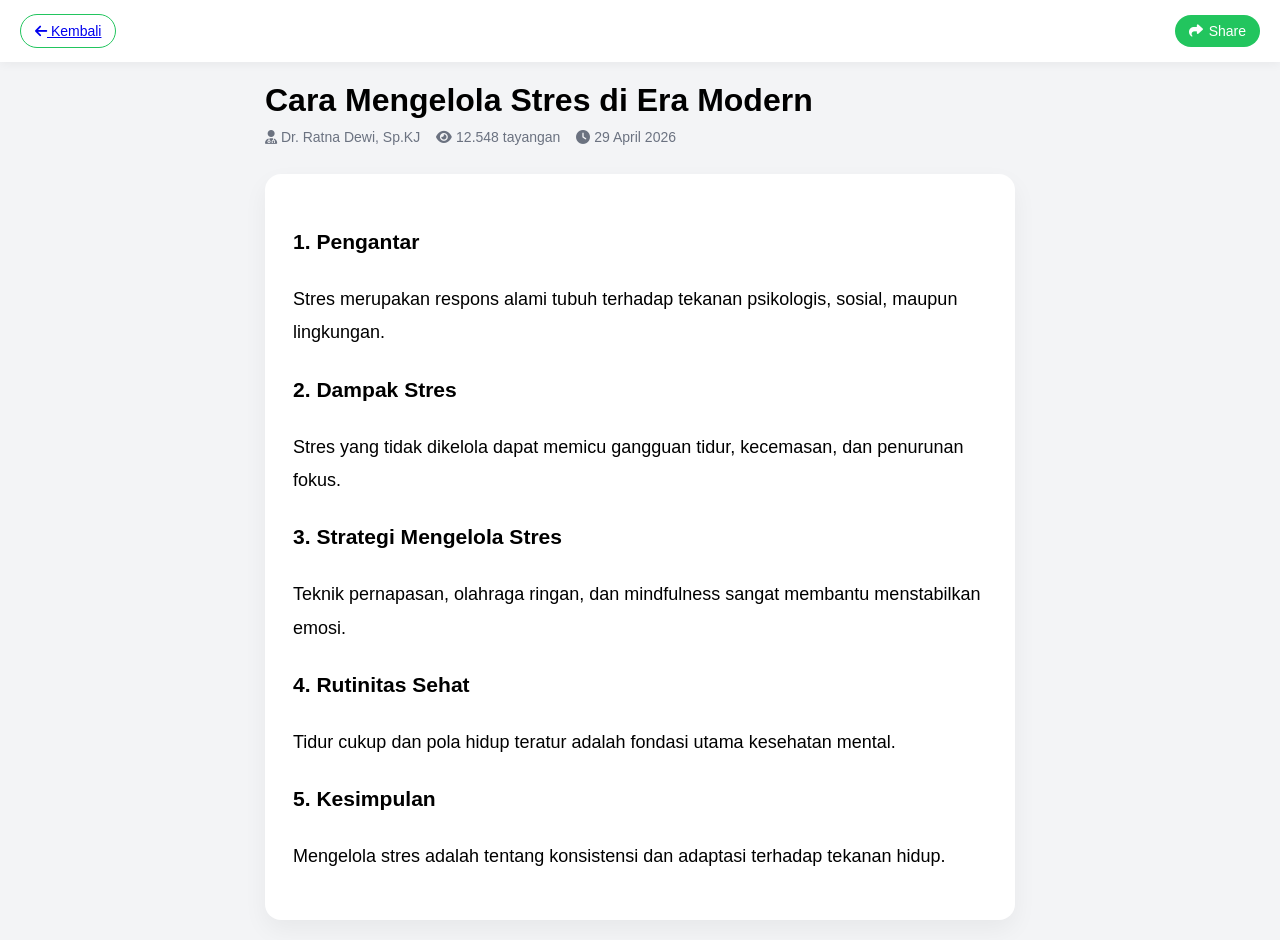
<file: files - Copy/article.html>
<!DOCTYPE html>
<html lang="id">

<head>
    <meta charset="UTF-8">
    <title>MindCheck Article</title>

    <link rel="stylesheet" href="https://cdnjs.cloudflare.com/ajax/libs/font-awesome/6.5.0/css/all.min.css">

    <style>
        body {
            margin: 0;
            font-family: Arial, sans-serif;
            background: #f3f4f6;
        }

        .topbar {
            position: sticky;
            top: 0;
            background: white;
            padding: 14px 20px;
            display: flex;
            justify-content: space-between;
            align-items: center;
            box-shadow: 0 2px 10px rgba(0, 0, 0, 0.05);
        }

        .back,
        .share {
            border-radius: 999px;
            padding: 8px 14px;
            display: flex;
            align-items: center;
            gap: 6px;
            cursor: pointer;
            font-size: 14px;
        }

        .back {
            border: 1px solid #22c55e;
            color: #22c55e;
            background: transparent;
        }

        .share {
            background: #22c55e;
            border: none;
            color: white;
        }

        .container {
            max-width: 750px;
            margin: auto;
            padding: 20px;
        }

        .title {
            font-size: 32px;
            font-weight: 700;
            margin-bottom: 10px;
        }

        .meta {
            font-size: 14px;
            color: #6b7280;
            display: flex;
            gap: 16px;
            flex-wrap: wrap;
            margin-bottom: 6px;
        }

        .xp-badge {
            font-size: 13px;
            color: #16a34a;
            opacity: 0;
            transition: 0.3s;
            margin-bottom: 10px;
            display: flex;
            align-items: center;
            gap: 6px;
        }

        .article {
            background: white;
            padding: 28px;
            border-radius: 16px;
            font-size: 18px;
            line-height: 1.85;
            box-shadow: 0 10px 25px rgba(0, 0, 0, 0.05);
        }

        .modal {
            position: fixed;
            inset: 0;
            background: rgba(0, 0, 0, 0.4);
            display: none;
            align-items: center;
            justify-content: center;
        }

        .box {
            background: white;
            padding: 18px;
            border-radius: 14px;
            width: 360px;
        }

        .box input {
            width: 100%;
            padding: 9px;
            border-radius: 8px;
            border: 1px solid #ddd;
            margin-top: 10px;
        }

        .actions {
            display: flex;
            justify-content: space-between;
            margin-top: 12px;
        }

        .copy {
            background: #22c55e;
            color: white;
            border: none;
            padding: 6px 12px;
            border-radius: 8px;
        }

        .close {
            background: #e5e7eb;
            border: none;
            padding: 6px 12px;
            border-radius: 8px;
        }
    </style>
</head>

<body>

    <div class="topbar">
        <button class="back">
            <a href="index.html">
                <i class="fa fa-arrow-left"></i> Kembali
            </a>
        </button>

        <button class="share" onclick="openShare()">
            <i class="fa fa-share"></i> Share
        </button>
    </div>

    <div class="container">

        <div class="title">
            Cara Mengelola Stres di Era Modern
        </div>

        <div class="meta">
            <span><i class="fa fa-user-doctor"></i> Dr. Ratna Dewi, Sp.KJ</span>
            <span><i class="fa fa-eye"></i> 12.548 tayangan</span>
            <span><i class="fa fa-clock"></i> 29 April 2026</span>
        </div>

        
        <div class="xp-badge" id="xpBadge">
            <i class="fa fa-bolt"></i>
            <span id="xpText"></span>
        </div>

        <div class="article">

            <h3>1. Pengantar</h3>
            <p>
                Stres merupakan respons alami tubuh terhadap tekanan psikologis, sosial, maupun lingkungan.
            </p>

            <h3>2. Dampak Stres</h3>
            <p>
                Stres yang tidak dikelola dapat memicu gangguan tidur, kecemasan, dan penurunan fokus.
            </p>

            <h3>3. Strategi Mengelola Stres</h3>
            <p>
                Teknik pernapasan, olahraga ringan, dan mindfulness sangat membantu menstabilkan emosi.
            </p>

            <h3>4. Rutinitas Sehat</h3>
            <p>
                Tidur cukup dan pola hidup teratur adalah fondasi utama kesehatan mental.
            </p>

            <h3>5. Kesimpulan</h3>
            <p>
                Mengelola stres adalah tentang konsistensi dan adaptasi terhadap tekanan hidup.
            </p>

        </div>

    </div>

    
    <div class="modal" id="modal">
        <div class="box">
            <b>Share Artikel</b>

            <input id="link" readonly>

            <div class="actions">
                <button class="copy" onclick="copyLink()">
                    <i class="fa fa-copy"></i> Copy
                </button>

                <button class="close" onclick="closeShare()">
                    Close
                </button>
            </div>
        </div>
    </div>

    <script>

        const slug = "cara-mengelola-stres-di-era-modern";
        const shareURL = `https://mindcheck.co.id/article/${slug}`;

        document.getElementById("link").value = shareURL;

        function openShare() {
            document.getElementById("modal").style.display = "flex";
        }

        function closeShare() {
            document.getElementById("modal").style.display = "none";
        }

        function copyLink() {
            navigator.clipboard.writeText(shareURL);
            showXP(15);
        }

        let xp = 0;

        function showXP(amount) {
            const badge = document.getElementById("xpBadge");
            document.getElementById("xpText").innerText = `XP +${amount}`;

            badge.style.opacity = "1";

            setTimeout(() => {
                badge.style.opacity = "0";
            }, 1000);
        }

        setTimeout(() => {

            const gain = 15;

            showXP(gain);

            let step = 0;
            const steps = 25;

            const interval = setInterval(() => {

                step++;

                xp += gain / steps;

                if (step >= steps) {
                    clearInterval(interval);
                }

            }, 40);

        }, 4000);

    </script>

</body>

</html>
</file>
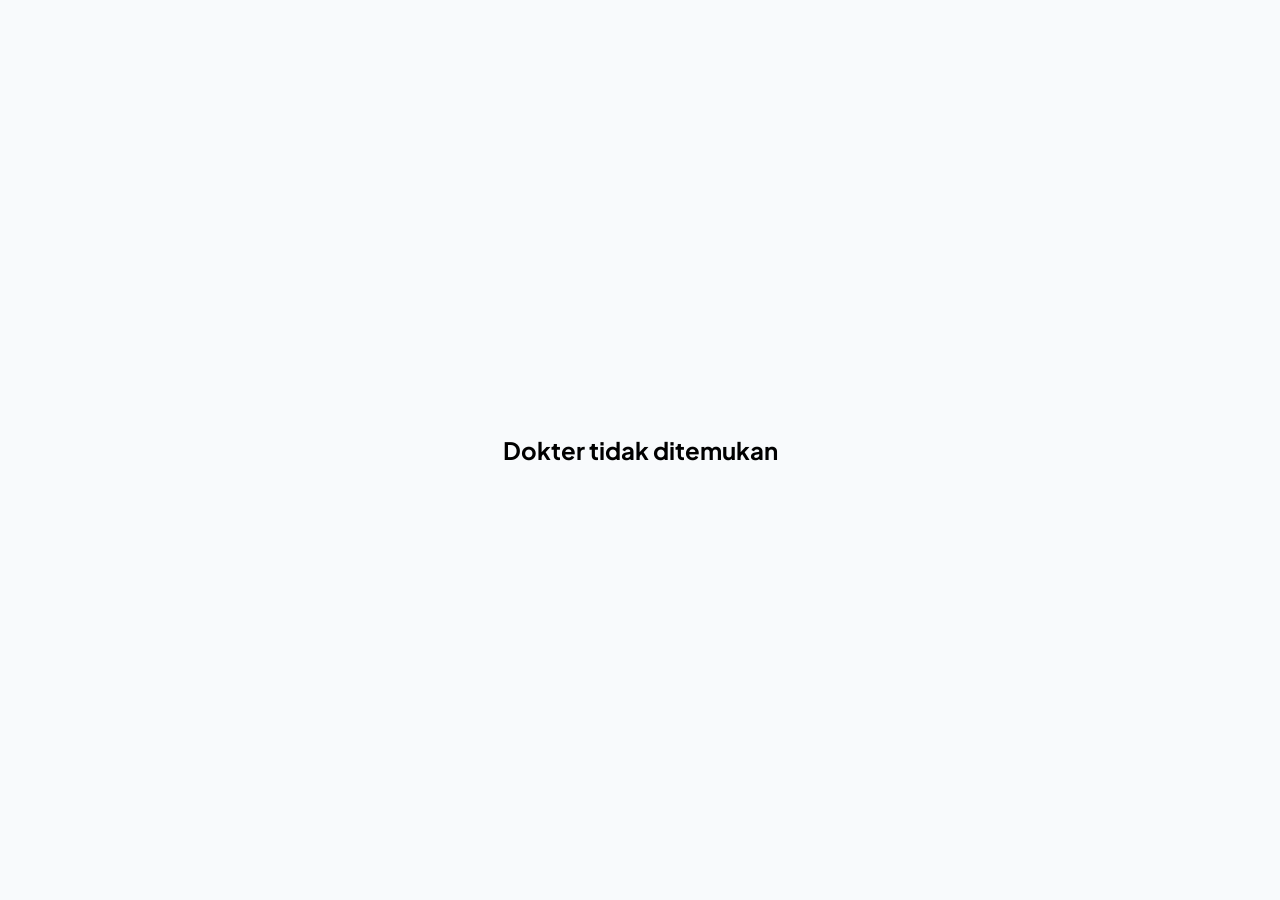
<file: files - Copy/chat.html>
<!DOCTYPE html>
<html lang="id" data-theme="light">

<head>
    <meta charset="UTF-8">
    <meta name="viewport" content="width=device-width, initial-scale=1.0">
    <title>MindCheck Indonesia — Chat Penuh</title>
    <link rel="preconnect" href="https://fonts.googleapis.com">
    <link rel="preconnect" href="https://fonts.gstatic.com" crossorigin>
    <link
        href="https://fonts.googleapis.com/css2?family=Fraunces:opsz,wght@9..144,700;9..144,800;9..144,900&family=Plus+Jakarta+Sans:wght@400;500;600;700;800;900&display=swap"
        rel="stylesheet">
    <link rel="stylesheet" href="https://cdnjs.cloudflare.com/ajax/libs/font-awesome/6.5.1/css/all.min.css">
    <style>
        :root {
            --green: #22c55e;
            --green-dark: #16a34a;
            --green-light: #dcfce7;
            --teal: #0d9488;
            --navy: #0f172a;
            --dark: #1e293b;
            --mid: #334155;
            --light: #f8fafc;
            --white: #ffffff;
            --gray: #94a3b8;
            --gray-light: #e2e8f0;
            --danger: #ef4444;
            --shadow: 0 4px 24px rgba(0, 0, 0, 0.08);
            --shadow-lg: 0 8px 40px rgba(0, 0, 0, 0.14);
            --radius: 16px;
            --radius-sm: 10px;
            --transition: 0.3s cubic-bezier(0.4, 0, 0.2, 1);
            --font: 'Plus Jakarta Sans', sans-serif;
            --font-display: 'Fraunces', serif;
        }

        [data-theme="dark"] {
            --navy: #f0f9ff;
            --dark: #e2e8f0;
            --mid: #cbd5e1;
            --light: #0f172a;
            --white: #1e293b;
            --gray-light: #334155;
            --shadow: 0 4px 24px rgba(0, 0, 0, 0.3);
            --shadow-lg: 0 8px 40px rgba(0, 0, 0, 0.4);
        }

        * {
            box-sizing: border-box;
            margin: 0;
            padding: 0;
        }

        body {
            font-family: var(--font);
            background: var(--light);
            height: 100vh;
            display: flex;
            flex-direction: column;
        }

        .chat-full-container {
            display: flex;
            flex-direction: column;
            height: 100vh;
            max-width: 900px;
            margin: 0 auto;
            width: 100%;
            background: var(--white);
            box-shadow: var(--shadow-lg);
        }

        .chat-header {
            padding: 12px 1.2rem;
            display: flex;
            align-items: center;
            gap: 12px;
            background: var(--white);
            border-bottom: 1px solid var(--gray-light);
            box-shadow: 0 2px 8px rgba(0, 0, 0, 0.04);
            flex-shrink: 0;
            position: relative;
        }

        .chat-avatar {
            width: 40px;
            height: 40px;
            border-radius: 50%;
            display: flex;
            align-items: center;
            justify-content: center;
            font-size: 1.2rem;
            color: white;
            flex-shrink: 0;
        }

        .chat-header-info {
            flex: 1;
        }

        .chat-header-info h4 {
            font-size: 0.95rem;
            font-weight: 700;
            color: var(--navy);
        }

        .chat-header-info span {
            font-size: 0.75rem;
            color: var(--green);
            font-weight: 600;
        }

        .chat-header-actions {
            display: flex;
            gap: 8px;
            position: relative;
        }

        .chat-header-btn {
            width: 32px;
            height: 32px;
            border-radius: 50%;
            background: var(--gray-light);
            color: var(--dark);
            display: flex;
            align-items: center;
            justify-content: center;
            border: none;
            cursor: pointer;
            font-size: 0.85rem;
            transition: all var(--transition);
        }

        .chat-header-btn:hover {
            background: var(--green-light);
        }

        .dropdown-menu {
            position: absolute;
            top: 40px;
            right: 0;
            background: var(--white);
            border: 1px solid var(--gray-light);
            border-radius: var(--radius-sm);
            box-shadow: var(--shadow-lg);
            min-width: 250px;
            z-index: 10;
            display: none;
            overflow: hidden;
        }

        .dropdown-menu.show {
            display: block;
            animation: fadeIn 0.2s ease;
        }

        .dropdown-menu-item {
            padding: 12px 16px;
            display: flex;
            align-items: center;
            gap: 10px;
            cursor: pointer;
            font-size: 0.85rem;
            font-weight: 600;
            color: var(--dark);
            transition: background var(--transition);
            border: none;
            background: none;
            width: 100%;
            text-align: left;
        }

        .dropdown-menu-item:hover {
            background: var(--green-light);
            color: var(--green-dark);
        }

        .dropdown-menu-item i {
            width: 18px;
            color: var(--green);
        }

        .dropdown-menu-item.disabled {
            opacity: 0.5;
            cursor: not-allowed;
            pointer-events: none;
        }

        .dropdown-menu-item .badge {
            margin-left: auto;
            padding: 2px 10px;
            border-radius: 50px;
            font-size: 0.7rem;
            font-weight: 700;
        }

        .badge-active {
            background: #dcfce7;
            color: #166534;
        }

        .dropdown-divider {
            height: 1px;
            background: var(--gray-light);
            margin: 4px 0;
        }

        .consultation-banner {
            background: linear-gradient(135deg, #22c55e, #16a34a);
            color: white;
            padding: 10px 1.2rem;
            display: none;
            align-items: center;
            gap: 10px;
            font-size: 0.85rem;
            font-weight: 600;
            flex-shrink: 0;
        }

        .consultation-banner .timer {
            font-weight: 800;
            font-size: 1rem;
            margin-left: auto;
        }

        .consultation-banner .deadline {
            font-size: 0.75rem;
            opacity: 0.9;
            margin-left: 8px;
        }

        .consultation-banner .btn-end {
            margin-left: 12px;
            padding: 6px 14px;
            background: white;
            color: var(--danger);
            border-radius: 50px;
            font-size: 0.75rem;
            font-weight: 700;
            border: none;
            cursor: pointer;
        }

        .modal-overlay {
            position: fixed;
            inset: 0;
            background: rgba(0, 0, 0, 0.5);
            backdrop-filter: blur(4px);
            z-index: 999;
            display: none;
            align-items: center;
            justify-content: center;
        }

        .modal-overlay.show {
            display: flex;
        }

        .modal {
            background: var(--white);
            border-radius: var(--radius);
            padding: 2rem;
            width: 500px;
            max-width: 90vw;
            max-height: 85vh;
            overflow-y: auto;
            box-shadow: var(--shadow-lg);
            position: relative;
        }

        .modal h3 {
            font-family: var(--font-display);
            font-size: 1.2rem;
            font-weight: 900;
            color: var(--navy);
            margin-bottom: 1rem;
        }

        .modal label {
            display: block;
            font-size: 0.82rem;
            font-weight: 600;
            color: var(--dark);
            margin-bottom: 4px;
        }

        .modal input,
        .modal select {
            width: 100%;
            padding: 10px 12px;
            border: 2px solid var(--gray-light);
            border-radius: var(--radius-sm);
            font-size: 0.88rem;
            font-family: var(--font);
            color: var(--dark);
            background: var(--light);
            outline: none;
            margin-bottom: 12px;
            transition: border var(--transition);
        }

        .modal input:focus,
        .modal select:focus {
            border-color: var(--green);
        }

        .btn-primary {
            width: 100%;
            padding: 12px;
            background: linear-gradient(135deg, var(--green), var(--teal));
            color: white;
            border-radius: 50px;
            font-weight: 700;
            font-size: 0.9rem;
            border: none;
            cursor: pointer;
            transition: all var(--transition);
        }

        .btn-primary:hover {
            transform: translateY(-1px);
        }

        .btn-primary:disabled {
            opacity: 0.6;
            cursor: not-allowed;
            transform: none;
        }

        .btn-close-modal {
            position: absolute;
            top: 12px;
            right: 12px;
            width: 28px;
            height: 28px;
            border-radius: 50%;
            background: var(--gray-light);
            display: flex;
            align-items: center;
            justify-content: center;
            border: none;
            cursor: pointer;
        }

        .pricing-tabs {
            display: flex;
            gap: 0;
            margin-bottom: 16px;
            border-radius: var(--radius-sm);
            overflow: hidden;
            border: 2px solid var(--gray-light);
        }

        .pricing-tab {
            flex: 1;
            padding: 12px;
            text-align: center;
            cursor: pointer;
            font-weight: 700;
            font-size: 0.88rem;
            background: var(--light);
            color: var(--gray);
            transition: all var(--transition);
            border: none;
        }

        .pricing-tab.active {
            background: var(--green);
            color: white;
        }

        .pricing-tab:not(:last-child) {
            border-right: 2px solid var(--gray-light);
        }

        .price-input-group {
            display: flex;
            align-items: center;
            gap: 8px;
            margin-bottom: 12px;
        }

        .price-input-group input {
            width: 80px;
            text-align: center;
            font-size: 1rem;
            font-weight: 700;
            margin-bottom: 0;
        }

        .price-input-group span {
            font-size: 0.85rem;
            color: var(--gray);
            font-weight: 600;
        }

        .price-preview {
            text-align: center;
            padding: 14px;
            background: var(--green-light);
            border-radius: var(--radius-sm);
            margin-bottom: 16px;
        }

        .price-preview .total {
            font-size: 1.5rem;
            font-weight: 900;
            color: var(--green-dark);
        }

        .price-preview .detail {
            font-size: 0.78rem;
            color: var(--gray);
            margin-top: 4px;
        }

        /* Payment Flow Container */
        .payment-container {
            display: none;
            text-align: center;
            padding: 1rem 0;
        }

        .payment-container.show {
            display: block;
            animation: fadeIn 0.3s ease;
        }

        .payment-step {
            margin-bottom: 1.5rem;
        }

        .payment-icon {
            font-size: 3rem;
            display: block;
            margin-bottom: 0.8rem;
            animation: float 2s ease-in-out infinite;
        }

        .payment-info {
            background: var(--gray-light);
            border-radius: var(--radius-sm);
            padding: 16px;
            text-align: left;
            margin-bottom: 1rem;
        }

        .payment-info .info-row {
            display: flex;
            justify-content: space-between;
            padding: 6px 0;
            font-size: 0.85rem;
            border-bottom: 1px solid var(--gray-light);
        }

        .payment-info .info-row:last-child {
            border-bottom: none;
        }

        .payment-info .info-row .label {
            color: var(--gray);
        }

        .payment-info .info-row .value {
            font-weight: 700;
            color: var(--navy);
        }

        .payment-status {
            display: flex;
            align-items: center;
            justify-content: center;
            gap: 10px;
            padding: 12px;
            border-radius: var(--radius-sm);
            font-weight: 700;
            font-size: 0.9rem;
            margin-bottom: 1rem;
        }

        .payment-status.waiting {
            background: #fef3c7;
            color: #92400e;
        }

        .payment-status.processing {
            background: #dbeafe;
            color: #1e40af;
        }

        .payment-status.success {
            background: #dcfce7;
            color: #166534;
        }

        .payment-status.failed {
            background: #fee2e2;
            color: #991b1b;
        }

        .qr-placeholder {
            width: 180px;
            height: 180px;
            background: white;
            margin: 0 auto 1rem;
            border: 3px dashed var(--gray-light);
            border-radius: var(--radius-sm);
            display: flex;
            align-items: center;
            justify-content: center;
            font-size: 4rem;
            color: var(--gray);
        }

        .btn-back-payment {
            width: 100%;
            padding: 10px;
            background: var(--gray-light);
            color: var(--mid);
            border-radius: 50px;
            font-weight: 600;
            font-size: 0.85rem;
            border: none;
            cursor: pointer;
        }

        .btn-back-payment:hover {
            background: #cbd5e1;
        }

        @keyframes float {

            0%,
            100% {
                transform: translateY(0);
            }

            50% {
                transform: translateY(-8px);
            }
        }

        .chat-messages {
            flex: 1;
            overflow-y: auto;
            padding: 1.2rem;
            display: flex;
            flex-direction: column;
            gap: 10px;
            background: var(--light);
        }

        .msg-row {
            display: flex;
            gap: 8px;
            max-width: 75%;
            animation: fadeIn 0.2s ease;
        }

        .msg-row.sent {
            align-self: flex-end;
            flex-direction: row-reverse;
        }

        .msg-row.received {
            align-self: flex-start;
        }

        .msg-avatar-small {
            width: 28px;
            height: 28px;
            border-radius: 50%;
            display: flex;
            align-items: center;
            justify-content: center;
            font-size: 0.85rem;
            color: white;
            flex-shrink: 0;
            align-self: flex-end;
        }

        .msg-bubble {
            padding: 10px 14px;
            border-radius: 18px;
            font-size: 0.9rem;
            line-height: 1.5;
            max-width: 100%;
            word-break: break-word;
        }

        .msg-row.sent .msg-bubble {
            background: linear-gradient(135deg, var(--green), var(--teal));
            color: white;
            border-bottom-right-radius: 4px;
        }

        .msg-row.received .msg-bubble {
            background: var(--white);
            color: var(--dark);
            border-bottom-left-radius: 4px;
            box-shadow: 0 1px 4px rgba(0, 0, 0, 0.06);
        }

        .msg-time {
            font-size: 0.68rem;
            color: var(--gray);
            margin-top: 3px;
            padding: 0 4px;
            text-align: right;
        }

        .msg-row.received .msg-time {
            text-align: left;
        }

        .msg-system {
            text-align: center;
            font-size: 0.75rem;
            color: var(--gray);
            padding: 6px 14px;
            background: var(--gray-light);
            border-radius: 50px;
            align-self: center;
            max-width: 80%;
        }

        .chat-input-bar {
            padding: 12px 1rem;
            display: flex;
            align-items: center;
            gap: 10px;
            background: var(--white);
            border-top: 1px solid var(--gray-light);
            flex-shrink: 0;
        }

        .chat-input-bar input {
            flex: 1;
            padding: 10px 16px;
            border: 2px solid var(--gray-light);
            border-radius: 50px;
            font-family: var(--font);
            font-size: 0.9rem;
            color: var(--dark);
            background: var(--light);
            outline: none;
            transition: border var(--transition);
        }

        .chat-input-bar input:focus {
            border-color: var(--green);
        }

        .chat-send {
            width: 40px;
            height: 40px;
            border-radius: 50%;
            background: var(--green);
            color: white;
            display: flex;
            align-items: center;
            justify-content: center;
            font-size: 0.95rem;
            transition: all var(--transition);
            box-shadow: 0 2px 8px rgba(34, 197, 94, 0.3);
            border: none;
            cursor: pointer;
        }

        .chat-send:hover {
            background: var(--green-dark);
            transform: scale(1.08);
        }

        .toast {
            position: fixed;
            bottom: 2rem;
            left: 50%;
            transform: translateX(-50%) translateY(120%);
            background: var(--navy);
            color: white;
            padding: 12px 24px;
            border-radius: 50px;
            font-size: 0.9rem;
            font-weight: 600;
            z-index: 9999;
            transition: transform 0.4s cubic-bezier(0.4, 0, 0.2, 1);
            white-space: nowrap;
        }

        .toast.show {
            transform: translateX(-50%) translateY(0);
        }

        .toast.success {
            background: var(--green-dark);
        }

        .toast.error {
            background: var(--danger);
        }

        @keyframes fadeIn {
            from {
                opacity: 0;
                transform: translateY(10px);
            }

            to {
                opacity: 1;
                transform: translateY(0);
            }
        }

        @media (max-width: 768px) {
            .msg-row {
                max-width: 85%;
            }

            .chat-full-container {
                max-width: 100%;
            }
        }
    </style>
</head>

<body>
    <div class="chat-full-container">
        <div class="chat-header" id="chatHeader">
            <div class="chat-avatar" id="chatAvatar">👩‍⚕️</div>
            <div class="chat-header-info">
                <h4 id="chatName">Dr. Ratna Dewi, Sp.KJ</h4>
                <span id="chatStatus">Online</span>
            </div>
            <div class="chat-header-actions">
                <button class="chat-header-btn" onclick="toggleTheme()"><i class="fa-solid fa-moon"></i></button>
                <button class="chat-header-btn" onclick="toggleDropdown()" id="dropdownBtn"><i
                        class="fa-solid fa-ellipsis-vertical"></i></button>
<div class="dropdown-menu" id="dropdownMenu">

    <button class="dropdown-menu-item" onclick="startSessionDemo()">
        <i class="fa fa-play"></i> Mulai Sesi (Demo)
    </button>

    <button class="dropdown-menu-item" onclick="openPaymentFlow()">
        <i class="fa fa-credit-card"></i> Pembayaran Sesi
        <span class="badge badge-active" id="sessionPriceBadge">Rp 150K/jam</span>
    </button>

    <div class="dropdown-divider"></div>

    <button class="dropdown-menu-item" onclick="requestOfflineSchedule()">
        <i class="fa fa-calendar"></i> Jadwal Pertemuan Offline
    </button>

    <button class="dropdown-menu-item" onclick="openRequestBubble()">
        <i class="fa fa-message"></i> Kirim Permintaan
    </button>

</div>            </div>
        </div>

        <div class="consultation-banner" id="consultationBanner">
            <span>🟢 Konsultasi Berlangsung</span>
            <span class="timer" id="consultationTimer">00:00:00</span>
            <span class="deadline" id="consultationDeadline"></span>
            <button class="btn-end" onclick="endConsultation()">⏹ Akhiri</button>
        </div>

        <div class="chat-messages" id="chatMessagesContainer"></div>
        <div class="chat-input-bar">
            <input type="text" id="chatInput" placeholder="Ketik pesan..."
                onkeydown="if(event.key==='Enter')sendMessage()" autocomplete="off">
            <button class="chat-send" onclick="sendMessage()"><i class="fa-solid fa-paper-plane"></i></button>
        </div>
    </div>

    
    <div class="modal-overlay" id="consultModalOverlay">
        <div class="modal">
            <button class="btn-close-modal" onclick="closeConsultModal()">✕</button>

            
            <div id="stepPricing">
                <h3>🩺 Mulai Konsultasi dengan <span id="consultDoctorName"></span></h3>
                <div class="pricing-tabs">
                    <button class="pricing-tab active" id="tabHourly" onclick="switchPricingTab('hourly')">⏰ Per
                        Jam</button>
                    <button class="pricing-tab" id="tabDaily" onclick="switchPricingTab('daily')">📅 Per Hari</button>
                </div>
                <label id="pricingLabel">Jumlah Jam</label>
                <div class="price-input-group">
                    <input type="number" id="pricingQty" value="1" min="1" max="24" oninput="updatePrice()">
                    <span id="pricingUnit">jam</span>
                </div>
                <div class="price-preview">
                    <div class="total" id="priceTotal">Rp 150.000</div>
                    <div class="detail" id="priceDetail">1 jam × Rp 150.000/jam</div>
                </div>
                <label>Metode Pembayaran</label>
                <select id="paymentMethod" onchange="updatePaymentMethod()">
                    <option value="transfer">🏦 Transfer Bank</option>
                    <option value="ewallet">📱 E-Wallet (GoPay/OVO/Dana)</option>
                    <option value="qris">📲 QRIS</option>
                </select>
                <button class="btn-primary" onclick="goToPayment()">
                    💳 Lanjutkan ke Pembayaran
                </button>
            </div>

            
            <div class="payment-container" id="stepPayment">
                
            </div>
        </div>
    </div>

    <div class="toast" id="toast"></div>

    <script>
        // ==================== STATE ====================
        const urlParams = new URLSearchParams(window.location.search);
        const doctorId = urlParams.get('dokter');
        const allDoctors = JSON.parse(localStorage.getItem('mindcheck_all_doctors') || '[]');
        const doctor = allDoctors.find(d => d.id == doctorId);

        let chatMessages = [];
        let ws = null;
        let wsReconnectTimer = null;

        let consultationActive = false;
        let consultationTimer = null;
        let consultationSeconds = 0;
        let consultationDeadline = null;

        let pricingMode = 'hourly';
        let paymentProcessing = false;

        const HOURLY_RATE = 150000;
        const DAILY_RATE = 500000;

        // ==================== DEDUP SYSTEM ====================
        const processedMessageIds = new Set();

        function generateMessageId() {
            return Date.now().toString(36) + Math.random().toString(36).substring(2, 10);
        }

        function getTimeNow() {
            return new Date().toTimeString().slice(0, 5);
        }

        // ==================== INIT ====================
        function initChat() {
            if (!doctor) {
                document.body.innerHTML = `<div style="display:flex;align-items:center;justify-content:center;height:100vh;">
                <h2>Dokter tidak ditemukan</h2>
            </div>`;
                return;
            }

            connectWebSocket();
            renderMessages();

            document.getElementById('chatInput').focus();

            window.addEventListener('beforeunload', () => {
                disconnectWebSocket();
            });
        }

        // ==================== WEBSOCKET ====================
        function connectWebSocket() {
            ws = new WebSocket('ws://localhost:5050/ws');

            ws.onopen = () => {
                console.log('WS CONNECTED');

                ws.send(JSON.stringify({
                    type: 'join',
                    role: 'user',
                    doctorId
                }));
            };

            ws.onmessage = (event) => {
                let data;

                try {
                    data = JSON.parse(event.data);
                } catch {
                    data = event.data;
                }

                handleIncomingMessage(data);
            };

            ws.onclose = () => {
                ws = null;
                wsReconnectTimer = setTimeout(connectWebSocket, 3000);
            };
        }

        function disconnectWebSocket() {
            if (ws) ws.close();
            if (wsReconnectTimer) clearTimeout(wsReconnectTimer);
        }

        // ==================== HANDLE INCOMING ====================
        function handleIncomingMessage(payload) {
            let text = null;
            let messageId = null;

            if (typeof payload === 'string') {
                text = payload;
            } else {
                text =
                    payload?.data?.data?.text ||
                    payload?.data?.text ||
                    payload?.message ||
                    payload?.text;

                messageId =
                    payload?.data?.data?.messageId ||
                    payload?.data?.messageId ||
                    payload?.messageId;
            }

            if (!text) return;

            // ================== 🔥 FILTER LOG SYSTEM ==================
            const blockedKeywords = [
                'client connected',
                'connected',
                'disconnected',
                'message received',
                'joined',
                'left',
                'room',
                'subscribe',
                'ws:',
                'error:',
                'ping',
                'pong'
            ];

            const lower = text.toLowerCase();

            if (blockedKeywords.some(k => lower.includes(k))) return;

            // optional tambahan safety
            if (text.length < 2) return;

            // ================== DEDUP ==================
            if (messageId) {
                if (processedMessageIds.has(messageId)) return;
                processedMessageIds.add(messageId);
            } else {
                if (processedMessageIds.has(text)) return;
                processedMessageIds.add(text);
            }

            chatMessages.push({
                type: 'received',
                text,
                time: getTimeNow(),
                messageId
            });

            renderMessages();
        }
        function processIncomingPayload(data) {
            let text =
                data?.data?.data?.text ||
                data?.data?.text ||
                data?.message ||
                data?.text;

            if (!text) return;

            // ❌ FIX: hard filter noisy backend logs
            const blockedKeywords = [
                'client connected',
                'connected',
                'disconnected',
                'message received',
                'joined',
                'left',
                'room',
                'subscribe',
                'ws:',
                'error:',
                'ping',
                'pong'
            ];

            const lower = text.toLowerCase();

            if (blockedKeywords.some(k => lower.includes(k))) return;

            if (isSystemMessage(text)) return;

            const messageId =
                data?.data?.data?.messageId ||
                data?.data?.messageId ||
                data?.messageId;

            if (messageId) {
                if (processedMessageIds.has(messageId)) return;
                processedMessageIds.add(messageId);
            } else {
                if (processedMessageIds.has(text)) return;
                processedMessageIds.add(text);
            }

            addMessageToUI('received', text);
        }

        // ==================== SEND MESSAGE ====================
        function sendMessage() {
            const input = document.getElementById('chatInput');
            if (!input.value.trim()) return;

            const text = input.value.trim();
            input.value = '';

            const messageId = generateMessageId();
            const timestamp = Math.floor(Date.now() / 1000);

            // mark as processed immediately (anti echo WS)
            processedMessageIds.add(messageId);

            chatMessages.push({
                type: 'sent',
                text,
                time: getTimeNow(),
                messageId
            });

            renderMessages();

            // ================= WS =================
            if (ws && ws.readyState === WebSocket.OPEN) {
                ws.send(JSON.stringify({
                    type: 'chat',
                    senderRole: 'user',
                    doctorId,
                    messageId,
                    message: text,
                    timestamp,
                    data: {
                        text,
                        messageId,
                        senderName: 'User'
                    }
                }));
            }

            // ================= HTTP =================
            sendViaHttp(text, timestamp, messageId);
        }

        async function sendViaHttp(text, timestamp, messageId) {
            try {
                await fetch('http://localhost:5050/send-notif', {
                    method: 'POST',
                    headers: { 'Content-Type': 'application/json' },
                    body: JSON.stringify({
                        type: 'chat',
                        messageId,
                        message: text,
                        data: {
                            doctorId,
                            text,
                            timestamp
                        }
                    })
                });
            } catch (e) {
                console.warn('HTTP failed');
            }
        }

        // ==================== UI ====================
        function renderMessages() {
            const container = document.getElementById('chatMessagesContainer');
            if (!container) return;

            container.innerHTML = chatMessages.map(msg => {
                if (msg.type === 'system') {
                    return `<div class="msg-system">${msg.text}</div>`;
                }

                return `
                <div class="msg-row ${msg.type}">
                    <div>
                        <div class="msg-bubble">${msg.text}</div>
                        <div class="msg-time">${msg.time || ''}</div>
                    </div>
                </div>
            `;
            }).join('');

            container.scrollTop = container.scrollHeight;
        }

        // ==================== INIT ====================
        document.addEventListener('DOMContentLoaded', initChat);
    </script>
</body>

</html>
</file>
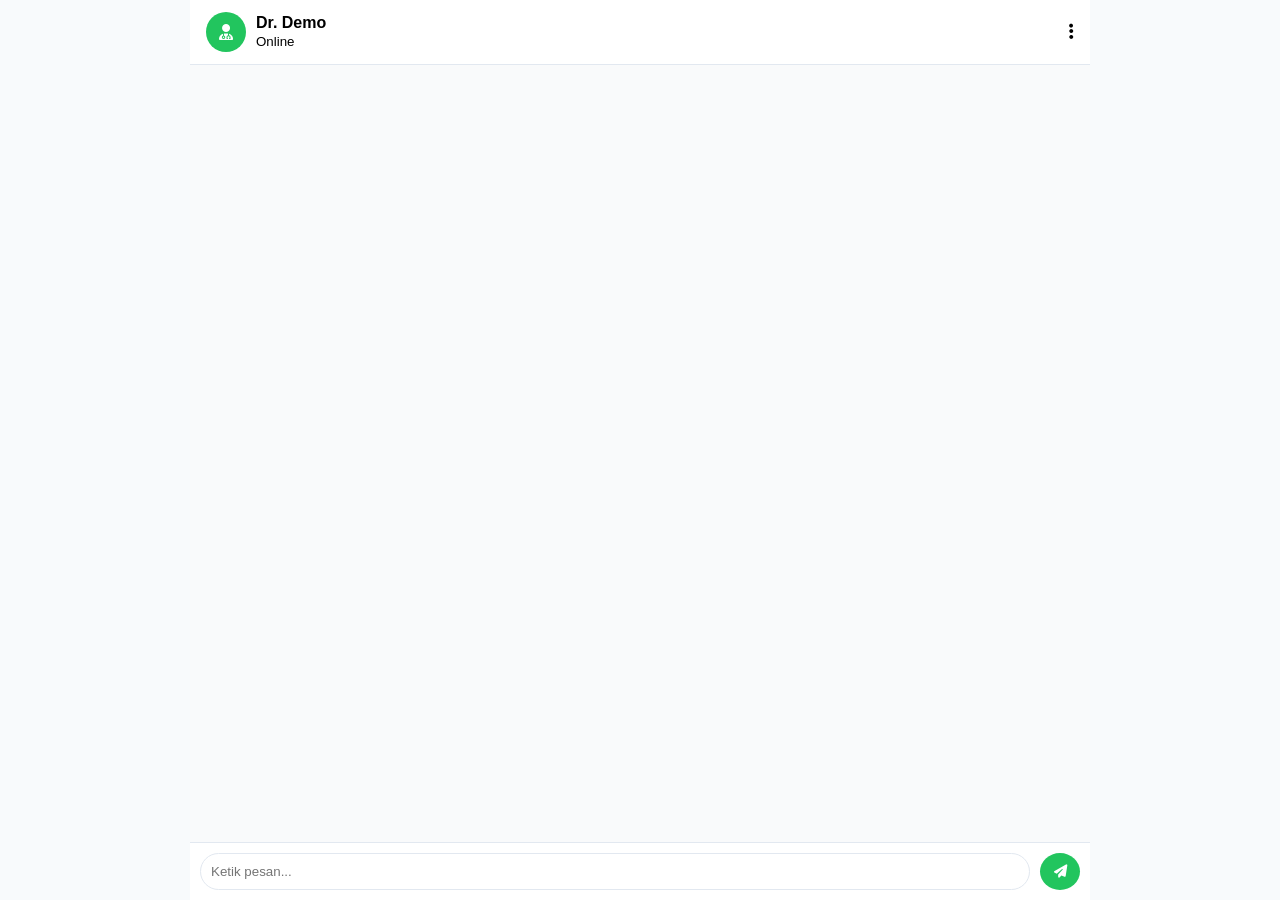
<file: files - Copy/demo-interactive.html>
<!DOCTYPE html>
<html lang="id" data-theme="light">

<head>
    <meta charset="UTF-8">
    <meta name="viewport" content="width=device-width, initial-scale=1.0">
    <title>MindCheck Indonesia — Chat Demo</title>

    <link rel="preconnect" href="https://fonts.googleapis.com">
    <link rel="stylesheet" href="https://cdnjs.cloudflare.com/ajax/libs/font-awesome/6.5.1/css/all.min.css">

    <style>
        :root {
            --green: #22c55e;
            --green-dark: #16a34a;
            --green-light: #dcfce7;
            --dark: #1e293b;
            --light: #f8fafc;
            --white: #fff;
            --gray: #94a3b8;
            --gray-light: #e2e8f0;
            --shadow: 0 8px 30px rgba(0,0,0,0.12);
            --radius: 16px;
        }

        * { margin:0; padding:0; box-sizing:border-box; }

        body {
            font-family: Arial;
            background: var(--light);
            height: 100vh;
            display:flex;
            justify-content:center;
        }

        .app {
            width:100%;
            max-width:900px;
            background:var(--white);
            display:flex;
            flex-direction:column;
            height:100vh;
        }

        .header {
            padding:12px 16px;
            display:flex;
            justify-content:space-between;
            align-items:center;
            border-bottom:1px solid var(--gray-light);
        }

        .header-left {
            display:flex;
            gap:10px;
            align-items:center;
        }

        .avatar {
            width:40px;
            height:40px;
            border-radius:50%;
            background:var(--green);
            display:flex;
            align-items:center;
            justify-content:center;
            color:white;
        }

        .menu {
            position:relative;
        }

        .menu-btn {
            background:transparent;
            border:none;
            font-size:18px;
            cursor:pointer;
        }

        .dropdown {
            position:absolute;
            right:0;
            top:40px;
            width:220px;
            background:white;
            box-shadow:var(--shadow);
            border-radius:10px;
            display:none;
            overflow:hidden;
            z-index:30;
        }

        .dropdown.show { display:block; }

        .item {
            padding:12px;
            cursor:pointer;
            display:flex;
            gap:10px;
            align-items:center;
        }

        .item:hover { background:var(--green-light); }

        .chat {
            flex:1;
            padding:12px;
            overflow:auto;
            background:#f9fafb;
        }

        .msg {
            padding:10px 14px;
            margin:6px 0;
            max-width:70%;
            border-radius:14px;
        }

        .me {
            background:var(--green);
            color:white;
            margin-left:auto;
        }

        .input-bar {
            display:flex;
            gap:10px;
            padding:10px;
            border-top:1px solid var(--gray-light);
        }

        input {
            flex:1;
            padding:10px;
            border-radius:20px;
            border:1px solid var(--gray-light);
        }

        button.send {
            background:var(--green);
            border:none;
            color:white;
            width:40px;
            border-radius:50%;
        }

        .overlay {
            position:fixed;
            inset:0;
            background:rgba(0,0,0,0.5);
            display:none;
            align-items:center;
            justify-content:center;
            z-index:50;
        }

        .overlay.show { display:flex; }

        .modal {
            width:420px;
            background:white;
            border-radius:var(--radius);
            padding:20px;
            max-width:90vw;
        }

        .btn {
            width:100%;
            padding:10px;
            background:var(--green);
            color:white;
            border:none;
            border-radius:20px;
            margin-top:10px;
            cursor:pointer;
        }

        .center {
            text-align:center;
            padding:20px;
        }

        .spinner {
            font-size:30px;
            animation: spin 1s linear infinite;
        }

        @keyframes spin {
            100% { transform:rotate(360deg); }
        }

        .check {
            font-size:40px;
            color:var(--green);
        }

        .banner {
            display:none;
            padding:10px;
            background:var(--green);
            color:white;
            text-align:center;
            font-weight:bold;
        }
    </style>
</head>

<body>

<div class="app">

    
    <div class="header">
        <div class="header-left">
            <div class="avatar"><i class="fa fa-user-md"></i></div>
            <div>
                <div><b>Dr. Demo</b></div>
                <small>Online</small>
            </div>
        </div>

        <div class="menu">
            <button class="menu-btn" onclick="toggleMenu()">
                <i class="fa fa-ellipsis-vertical"></i>
            </button>

            <div class="dropdown" id="dropdown">
                <div class="item" onclick="openPayment()">
                    <i class="fa fa-credit-card"></i> Mulai Sesi Serius
                </div>
                <div class="item" onclick="openOffline()">
                    <i class="fa fa-calendar"></i> Jadwal Offline
                </div>
            </div>
        </div>
    </div>

    
    <div class="banner" id="banner">
        Sesi Aktif - <span id="timer">00:00:00</span>
    </div>

    
    <div class="chat" id="chat"></div>

    
    <div class="input-bar">
        <input id="input" placeholder="Ketik pesan...">
        <button class="send" onclick="send()"><i class="fa fa-paper-plane"></i></button>
    </div>

</div>


<div class="overlay" id="payModal">
    <div class="modal" id="payContent">
        <h3>Mulai Sesi Serius</h3>

        <label>Durasi (jam)</label>
        <input type="number" id="hour" value="1" min="1" oninput="calc()">

        <div><b>Total: </b><span id="price">Rp 150.000</span></div>

        <button class="btn" onclick="pay()">Bayar & Mulai</button>
    </div>
</div>


<div class="overlay" id="offModal">
    <div class="modal">
        <h3>Jadwal Offline</h3>

        <input id="date" type="date">
        <input id="time" type="time">

        <button class="btn" onclick="sendOffline()">Kirim Permintaan</button>
    </div>
</div>

<script>
let chat = document.getElementById("chat");
let priceBase = 150000;
let sessionSeconds = 0;
let timer;

function toggleMenu(){
    document.getElementById("dropdown").classList.toggle("show");
}

function send(){
    let i = document.getElementById("input");
    if(!i.value) return;

    chat.innerHTML += `<div class="msg me">${i.value}</div>`;
    i.value="";
    chat.scrollTop = chat.scrollHeight;
}

function openPayment(){
    document.getElementById("payModal").classList.add("show");
}

function calc(){
    let h = document.getElementById("hour").value;
    document.getElementById("price").innerText = "Rp " + (h * priceBase).toLocaleString();
}

function pay(){
    document.getElementById("payContent").innerHTML = `
        <div class="center">
            <i class="fa fa-spinner spinner"></i>
            <p>Memproses pembayaran...</p>
        </div>
    `;

    setTimeout(()=>{
        document.getElementById("payContent").innerHTML = `
            <div class="center">
                <i class="fa fa-check-circle check"></i>
                <p>Pembayaran berhasil</p>
            </div>
        `;

        startSession();
    },2000);
}

function startSession(){
    document.getElementById("payModal").classList.remove("show");
    document.getElementById("banner").style.display="block";

    timer = setInterval(()=>{
        sessionSeconds++;
        let h = String(Math.floor(sessionSeconds/3600)).padStart(2,'0');
        let m = String(Math.floor(sessionSeconds%3600/60)).padStart(2,'0');
        let s = String(sessionSeconds%60).padStart(2,'0');
        document.getElementById("timer").innerText = `${h}:${m}:${s}`;
    },1000);
}

function openOffline(){
    document.getElementById("offModal").classList.add("show");
}

function sendOffline(){
    let d = document.getElementById("date").value;
    let t = document.getElementById("time").value;

    chat.innerHTML += `<div class="msg me">
        Permintaan offline: ${d} ${t}
    </div>`;

    document.getElementById("offModal").classList.remove("show");
}

</script>

</body>
</html>
</file>
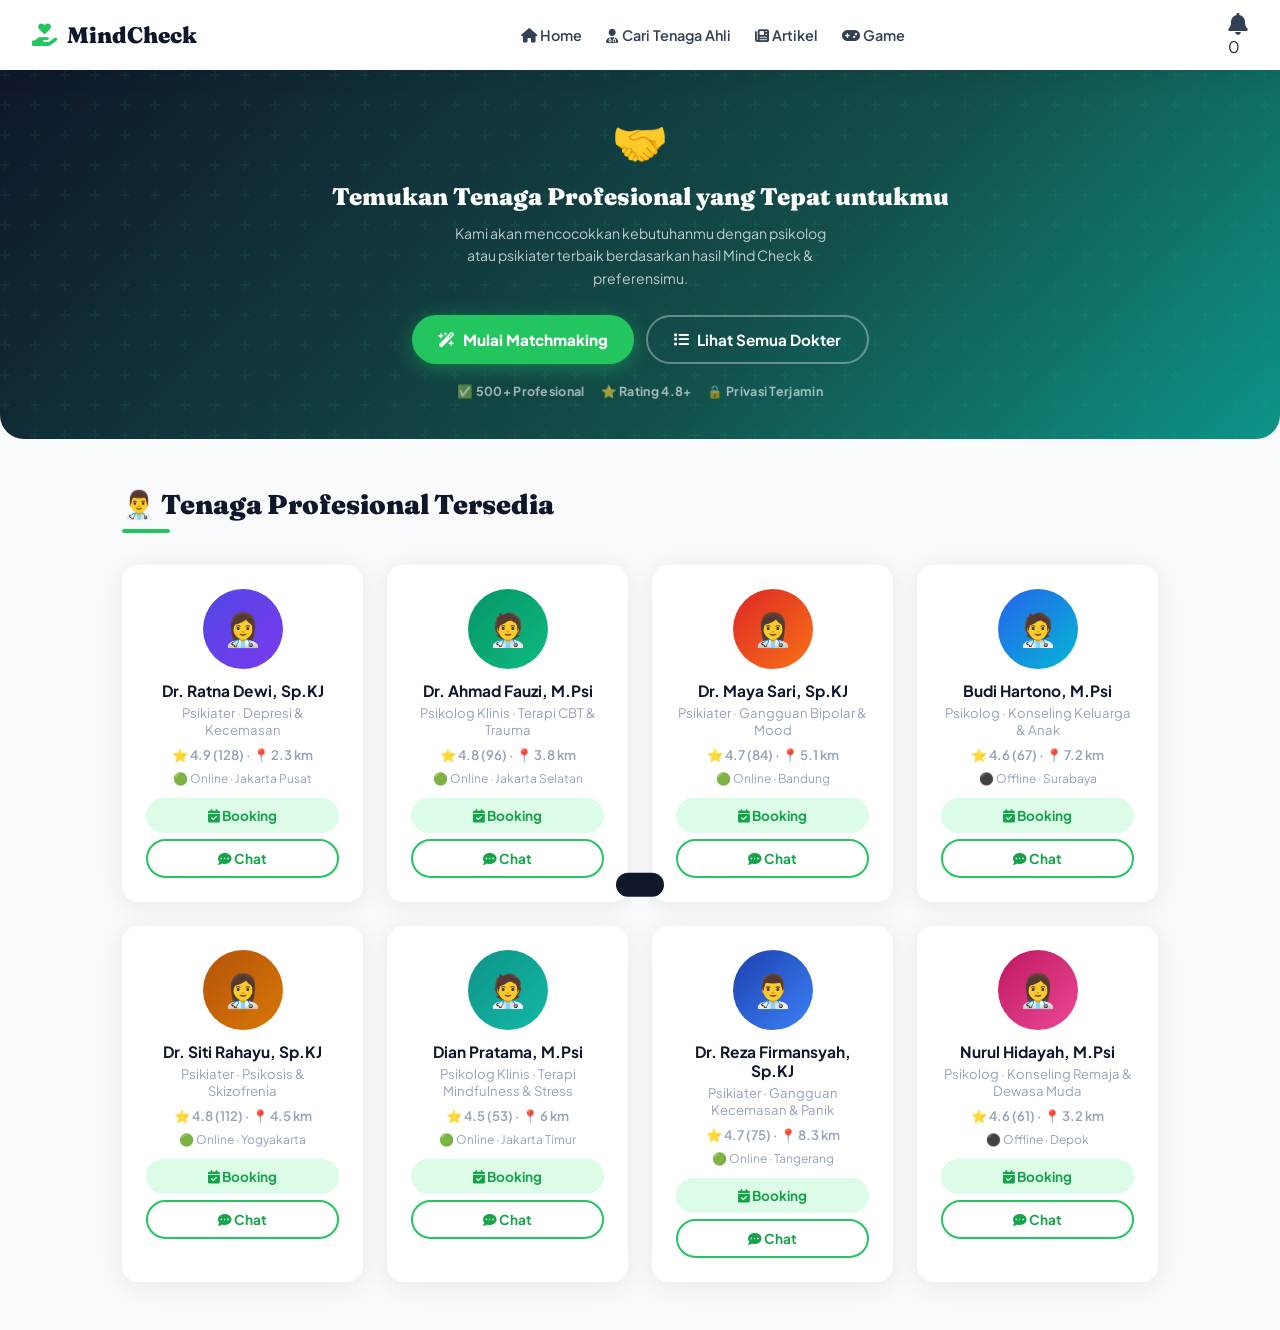
<file: files - Copy/maps.html>
<!DOCTYPE html>
<html lang="id" data-theme="light">

<head>
    <meta charset="UTF-8">
    <meta name="viewport" content="width=device-width, initial-scale=1.0">
    <title>MindCheck Indonesia — Matchmaking</title>
    <link rel="preconnect" href="https://fonts.googleapis.com">
    <link rel="preconnect" href="https://fonts.gstatic.com" crossorigin>
    <link
        href="https://fonts.googleapis.com/css2?family=Fraunces:opsz,wght@9..144,700;9..144,800;9..144,900&family=Plus+Jakarta+Sans:wght@400;500;600;700;800;900&display=swap"
        rel="stylesheet">
    <link rel="stylesheet" href="https://cdnjs.cloudflare.com/ajax/libs/font-awesome/6.5.1/css/all.min.css">
    <style>
        :root {
            --green: #22c55e;
            --green-dark: #16a34a;
            --green-light: #dcfce7;
            --teal: #0d9488;
            --navy: #0f172a;
            --dark: #1e293b;
            --mid: #334155;
            --light: #f8fafc;
            --white: #ffffff;
            --gray: #94a3b8;
            --gray-light: #e2e8f0;
            --danger: #ef4444;
            --shadow: 0 4px 24px rgba(0, 0, 0, 0.08);
            --shadow-lg: 0 8px 40px rgba(0, 0, 0, 0.14);
            --radius: 16px;
            --radius-sm: 10px;
            --transition: 0.3s cubic-bezier(0.4, 0, 0.2, 1);
            --font: 'Plus Jakarta Sans', sans-serif;
            --font-display: 'Fraunces', serif;
        }

        [data-theme="dark"] {
            --navy: #f0f9ff;
            --dark: #e2e8f0;
            --mid: #cbd5e1;
            --light: #0f172a;
            --white: #1e293b;
            --gray-light: #334155;
            --shadow: 0 4px 24px rgba(0, 0, 0, 0.3);
            --shadow-lg: 0 8px 40px rgba(0, 0, 0, 0.4);
        }

        * {
            box-sizing: border-box;
            margin: 0;
            padding: 0
        }

        html {
            scroll-behavior: smooth
        }

        body {
            font-family: var(--font);
            background: var(--light);
            color: var(--dark);
            min-height: 100vh;
            transition: background var(--transition), color var(--transition)
        }

        a {
            text-decoration: none;
            color: var(--green-dark)
        }

        input,
        button {
            font-family: var(--font)
        }

        button {
            cursor: pointer;
            border: none
        }

        .hidden {
            display: none !important
        }

        /* NAVBAR */
        .nav-menu {
            display: flex;
            gap: 1.5rem;
            align-items: center;
        }

        .nav-link {
            font-size: 0.9rem;
            font-weight: 600;
            color: var(--mid);
            text-decoration: none;
            position: relative;
            transition: var(--transition);
        }

        .nav-link:hover {
            color: var(--green-dark);
        }

        .nav-link::after {
            content: "";
            position: absolute;
            left: 0;
            bottom: -6px;
            width: 0%;
            height: 2px;
            background: var(--green);
            transition: var(--transition);
        }

        .nav-link:hover::after {
            width: 100%;
        }

        .navbar {
            display: flex;
            align-items: center;
            justify-content: space-between;
            padding: 0 2rem;
            height: 70px;
            background: var(--white);
            box-shadow: var(--shadow);
            position: sticky;
            top: 0;
            z-index: 100;
        }

        .nav-logo {
            display: flex;
            align-items: center;
            gap: 10px;
            font-family: var(--font-display);
            font-size: 1.4rem;
            font-weight: 900;
            color: var(--navy);
            text-decoration: none;
        }

        .nav-right {
            position: relative;
            cursor: pointer;
        }

        .nav-bell {
            font-size: 1.4rem;
            color: var(--mid);
        }

        .btn-login {
            padding: 8px 20px;
            border-radius: 50px;
            font-weight: 600;
            font-size: .88rem;
            background: transparent;
            border: 2px solid var(--green);
            color: var(--green-dark);
            transition: all var(--transition)
        }

        .btn-login:hover {
            background: var(--green-light)
        }

        .btn-register {
            padding: 8px 20px;
            border-radius: 50px;
            font-weight: 600;
            font-size: .88rem;
            background: var(--green);
            color: var(--white);
            transition: all var(--transition);
            box-shadow: 0 2px 12px rgba(34, 197, 94, .3)
        }

        .btn-register:hover {
            background: var(--green-dark);
            transform: translateY(-1px)
        }

        .modal-overlay {
            position: fixed;
            inset: 0;
            background: rgba(0, 0, 0, 0.5);
            backdrop-filter: blur(4px);
            z-index: 299;
            opacity: 0;
            pointer-events: none;
            transition: opacity var(--transition)
        }

        .modal-overlay.active {
            opacity: 1;
            pointer-events: all
        }

        .modal {
            position: fixed;
            top: 50%;
            left: 50%;
            transform: translate(-50%, -60%) scale(0.95);
            background: var(--white);
            border-radius: 24px;
            padding: 2.5rem 2rem;
            width: 420px;
            max-width: 95vw;
            max-height: 90vh;
            overflow-y: auto;
            z-index: 300;
            box-shadow: var(--shadow-lg);
            opacity: 0;
            pointer-events: none;
            transition: all var(--transition)
        }

        .modal.active {
            opacity: 1;
            pointer-events: all;
            transform: translate(-50%, -50%) scale(1)
        }

        .modal.wide {
            width: 680px
        }

        .modal-close {
            position: absolute;
            top: 16px;
            right: 16px;
            width: 32px;
            height: 32px;
            border-radius: 50%;
            background: var(--gray-light);
            color: var(--dark);
            font-size: .9rem;
            display: flex;
            align-items: center;
            justify-content: center;
            transition: background var(--transition);
            z-index: 5
        }

        .modal-close:hover {
            background: var(--green-light)
        }

        .toast {
            position: fixed;
            bottom: 2rem;
            left: 50%;
            transform: translateX(-50%) translateY(120%);
            background: var(--navy);
            color: white;
            padding: 12px 24px;
            border-radius: 50px;
            font-size: .9rem;
            font-weight: 600;
            z-index: 9999;
            transition: transform .4s cubic-bezier(.4, 0, .2, 1);
            white-space: nowrap
        }

        .toast.show {
            transform: translateX(-50%) translateY(0)
        }

        .toast.success {
            background: var(--green-dark)
        }

        .toast.error {
            background: var(--danger)
        }

        @keyframes fadeIn {
            from {
                opacity: 0;
                transform: translateY(10px)
            }

            to {
                opacity: 1;
                transform: translateY(0)
            }
        }

        @keyframes float {

            0%,
            100% {
                transform: translateY(0)
            }

            50% {
                transform: translateY(-10px)
            }
        }

        @keyframes mmPulse {

            0%,
            100% {
                transform: scale(1);
                opacity: .7
            }

            50% {
                transform: scale(1.2);
                opacity: .3
            }
        }

        .start-matchmaking {
            margin: 0;
            padding: 2.5rem 2rem;
            background: linear-gradient(135deg, #0f172a 0%, #134e4a 60%, #0d9488 100%);
            border-radius: 0 0 24px 24px;
            text-align: center;
            position: relative;
            overflow: hidden
        }

        .start-matchmaking::before {
            content: '';
            position: absolute;
            inset: 0;
            background: url("data:image/svg+xml,%3Csvg width='60' height='60' viewBox='0 0 60 60' xmlns='http://www.w3.org/2000/svg'%3E%3Cg fill='none'%3E%3Cg fill='%2322c55e' fill-opacity='0.07'%3E%3Cpath d='M36 34v-4h-2v4h-4v2h4v4h2v-4h4v-2h-4zm0-30V0h-2v4h-4v2h4v4h2V6h4V4h-4zM6 34v-4H4v4H0v2h4v4h2v-4h4v-2H6zM6 4V0H4v4H0v2h4v4h2V6h4V4H6z'/%3E%3C/g%3E%3C/g%3E%3C/svg%3E");
            pointer-events: none
        }

        .sm-icon {
            font-size: 2.8rem;
            margin-bottom: .8rem;
            display: block;
            animation: float 3s ease-in-out infinite;
            position: relative;
            z-index: 1
        }

        .start-matchmaking h3 {
            font-family: var(--font-display);
            font-size: 1.5rem;
            font-weight: 900;
            color: #fff;
            margin-bottom: .6rem;
            position: relative;
            z-index: 1;
            line-height: 1.3
        }

        .start-matchmaking p {
            font-size: .88rem;
            color: rgba(255, 255, 255, .72);
            line-height: 1.6;
            max-width: 380px;
            margin: 0 auto 1.6rem;
            position: relative;
            z-index: 1
        }

        .sm-actions {
            display: flex;
            gap: 12px;
            justify-content: center;
            flex-wrap: wrap;
            position: relative;
            z-index: 1;
            margin-bottom: 1.2rem
        }

        .btn-sm-primary {
            padding: 13px 26px;
            background: var(--green);
            color: #fff;
            border-radius: 50px;
            font-weight: 800;
            font-size: .95rem;
            display: inline-flex;
            align-items: center;
            gap: 8px;
            transition: all var(--transition);
            box-shadow: 0 4px 20px rgba(34, 197, 94, .45)
        }

        .btn-sm-primary:hover {
            background: #16a34a;
            transform: translateY(-2px);
            box-shadow: 0 8px 28px rgba(34, 197, 94, .55)
        }

        .btn-sm-secondary {
            padding: 13px 26px;
            background: transparent;
            color: #fff;
            border-radius: 50px;
            font-weight: 700;
            font-size: .95rem;
            border: 2px solid rgba(255, 255, 255, .35);
            display: inline-flex;
            align-items: center;
            gap: 8px;
            transition: all var(--transition)
        }

        .btn-sm-secondary:hover {
            background: rgba(255, 255, 255, .12);
            border-color: rgba(255, 255, 255, .6);
            transform: translateY(-2px)
        }

        .sm-trust {
            display: flex;
            justify-content: center;
            gap: 16px;
            flex-wrap: wrap;
            position: relative;
            z-index: 1
        }

        .sm-trust span {
            font-size: .78rem;
            font-weight: 700;
            color: rgba(255, 255, 255, .6);
            letter-spacing: .3px
        }

        .mm-modal-header {
            display: flex;
            align-items: flex-start;
            justify-content: space-between;
            padding: 0 0 1rem;
            border-bottom: 1px solid var(--gray-light);
            margin-bottom: 1rem
        }

        .mm-modal-header h3 {
            font-family: var(--font-display);
            font-size: 1.2rem;
            font-weight: 900;
            color: var(--navy)
        }

        .mm-modal-header p {
            font-size: .8rem;
            color: var(--gray);
            margin-top: 2px
        }

        .mm-pref-overlay {
            text-align: center;
            padding: .5rem 0
        }

        .mm-pref-overlay .pref-icon {
            font-size: 3rem;
            display: block;
            margin-bottom: .6rem;
            animation: float 3s ease-in-out infinite
        }

        .mm-pref-overlay h4 {
            font-family: var(--font-display);
            font-size: 1.1rem;
            font-weight: 900;
            color: var(--navy);
            margin-bottom: .4rem
        }

        .mm-pref-overlay>p {
            font-size: .82rem;
            color: var(--gray);
            margin-bottom: 1.2rem;
            line-height: 1.5
        }

        .mm-pref-buttons {
            display: flex;
            flex-direction: column;
            gap: 10px
        }

        .btn-pref {
            padding: 14px 20px;
            border-radius: var(--radius-sm);
            font-weight: 700;
            font-size: .93rem;
            border: 2px solid var(--gray-light);
            background: var(--white);
            color: var(--dark);
            cursor: pointer;
            transition: all var(--transition);
            display: flex;
            align-items: center;
            gap: 12px;
            text-align: left
        }

        .btn-pref:hover {
            border-color: var(--green);
            background: var(--green-light);
            transform: translateX(2px)
        }

        .btn-pref.recommend {
            border-color: var(--green);
            background: linear-gradient(135deg, #f0fdf4, #dcfce7);
            color: var(--green-dark);
            box-shadow: 0 2px 12px rgba(34, 197, 94, .15)
        }

        .btn-pref .pref-btn-icon {
            font-size: 1.5rem;
            width: 40px;
            text-align: center;
            flex-shrink: 0
        }

        .btn-pref .pref-btn-info {
            flex: 1
        }

        .btn-pref .pref-btn-info strong {
            display: block;
            font-size: .9rem
        }

        .btn-pref .pref-btn-info small {
            font-size: .74rem;
            color: var(--gray);
            font-weight: 500
        }

        .mm-loading {
            padding: 1.5rem 0;
            text-align: center
        }

        .mm-loading-anim {
            position: relative;
            width: 80px;
            height: 80px;
            margin: 0 auto 1.2rem;
            display: flex;
            align-items: center;
            justify-content: center
        }

        .mm-pulse {
            position: absolute;
            inset: 0;
            border-radius: 50%;
            background: var(--green-light);
            animation: mmPulse 1.4s ease-in-out infinite
        }

        .mm-loading-anim span {
            font-size: 2.2rem;
            position: relative;
            z-index: 1
        }

        .mm-loading h4 {
            font-size: 1rem;
            font-weight: 700;
            color: var(--navy);
            margin-bottom: 1rem
        }

        .mm-loading-steps {
            display: flex;
            flex-direction: column;
            gap: 8px;
            max-width: 260px;
            margin: 0 auto
        }

        .mm-step {
            font-size: .82rem;
            font-weight: 600;
            color: var(--gray);
            padding: 8px 14px;
            background: var(--light);
            border-radius: 50px;
            border: 2px solid var(--gray-light);
            transition: all .5s ease;
            display: flex;
            align-items: center;
            gap: 8px
        }

        .mm-step.active {
            color: var(--green-dark);
            background: var(--green-light);
            border-color: var(--green)
        }

        .mm-step.done {
            color: var(--green-dark);
            background: var(--green-light);
            border-color: var(--green);
            opacity: .8
        }

        .mm-step i {
            font-size: .85rem
        }

        .mm-result {
            max-height: 60vh;
            overflow-y: auto
        }

        .mm-reason {
            display: flex;
            align-items: flex-start;
            gap: 10px;
            background: #fffbeb;
            border: 1px solid #fde68a;
            border-radius: var(--radius-sm);
            padding: 12px 16px;
            margin: 0 0 1rem;
            font-size: .83rem;
            color: #92400e;
            line-height: 1.55
        }

        .mm-reason-icon {
            font-size: 1.1rem;
            flex-shrink: 0
        }

        .mm-list {
            display: flex;
            flex-direction: column;
            gap: 10px;
            margin-bottom: .8rem
        }

        .mm-card {
            display: flex;
            align-items: center;
            gap: 12px;
            padding: 1rem;
            border: 2px solid var(--gray-light);
            border-radius: var(--radius);
            background: var(--light);
            position: relative;
            transition: all var(--transition);
            cursor: pointer
        }

        .mm-card:hover {
            border-color: var(--green);
            background: var(--green-light);
            transform: translateX(2px)
        }

        .mm-card.top-match {
            border-color: var(--green);
            background: linear-gradient(135deg, #f0fdf4, #dcfce7);
            box-shadow: 0 4px 16px rgba(34, 197, 94, .18)
        }

        .mm-top-badge {
            position: absolute;
            top: -10px;
            left: 50%;
            transform: translateX(-50%);
            background: linear-gradient(135deg, var(--green), var(--teal));
            color: white;
            font-size: .7rem;
            font-weight: 800;
            padding: 3px 14px;
            border-radius: 50px;
            white-space: nowrap;
            letter-spacing: .4px
        }

        .mm-card-left {
            display: flex;
            flex-direction: column;
            align-items: center;
            gap: 4px
        }

        .mm-rank {
            font-size: 1.1rem
        }

        .mm-avatar {
            width: 46px;
            height: 46px;
            border-radius: 50%;
            display: flex;
            align-items: center;
            justify-content: center;
            font-size: 1.3rem;
            color: white;
            flex-shrink: 0
        }

        .mm-card-body {
            flex: 1;
            min-width: 0
        }

        .mm-card-body h4 {
            font-size: .9rem;
            font-weight: 700;
            color: var(--navy);
            white-space: nowrap;
            overflow: hidden;
            text-overflow: ellipsis
        }

        .mm-meta {
            font-size: .75rem;
            color: var(--gray);
            display: flex;
            flex-wrap: wrap;
            gap: 5px;
            margin: 4px 0;
            align-items: center
        }

        .mm-jarak {
            color: var(--green-dark);
            font-weight: 600
        }

        .mm-status {
            display: flex;
            align-items: center;
            gap: 5px;
            font-size: .72rem;
            color: var(--gray)
        }

        .mm-card-right {
            display: flex;
            flex-direction: column;
            align-items: center;
            gap: 8px;
            flex-shrink: 0
        }

        .mm-score-ring {
            width: 48px;
            height: 48px;
            position: relative;
            display: flex;
            align-items: center;
            justify-content: center
        }

        .mm-score-ring svg {
            position: absolute;
            inset: 0;
            transform: rotate(-90deg);
            width: 100%;
            height: 100%
        }

        .mm-score-ring span {
            font-size: .7rem;
            font-weight: 800;
            color: var(--green-dark);
            position: relative;
            z-index: 1
        }

        .mm-btn-konsul {
            padding: 7px 16px;
            background: var(--green);
            color: white;
            border-radius: 50px;
            font-size: .78rem;
            font-weight: 700;
            transition: all var(--transition);
            white-space: nowrap
        }

        .mm-btn-konsul:hover {
            background: var(--green-dark)
        }

        .mm-btn-chat {
            padding: 7px 14px;
            background: transparent;
            color: var(--green-dark);
            border-radius: 50px;
            font-size: .75rem;
            font-weight: 700;
            transition: all var(--transition);
            white-space: nowrap;
            border: 2px solid var(--green)
        }

        .mm-btn-chat:hover {
            background: var(--green-light)
        }

        .mm-footer {
            padding: .8rem 0 0;
            border-top: 1px solid var(--gray-light);
            display: flex;
            gap: 10px;
            margin-top: .5rem
        }

        .btn-mm-retry {
            flex: 1;
            padding: 11px;
            background: var(--green-light);
            color: var(--green-dark);
            border-radius: 50px;
            font-weight: 700;
            font-size: .88rem;
            transition: all var(--transition);
            border: 2px solid var(--green);
            cursor: pointer
        }

        .btn-mm-retry:hover {
            background: var(--green);
            color: white
        }

        .section-dokter {
            padding: 3rem 2rem;
            max-width: 1100px;
            margin: 0 auto
        }

        .section-title {
            font-family: var(--font-display);
            font-size: 1.7rem;
            font-weight: 900;
            color: var(--navy);
            margin-bottom: 2rem;
            position: relative;
            padding-bottom: 12px
        }

        .section-title::after {
            content: '';
            position: absolute;
            bottom: 0;
            left: 0;
            width: 48px;
            height: 4px;
            background: var(--green);
            border-radius: 2px
        }

        .dokter-grid {
            display: grid;
            grid-template-columns: repeat(auto-fill, minmax(240px, 1fr));
            gap: 1.5rem
        }

        .dokter-card {
            background: var(--white);
            border-radius: var(--radius);
            padding: 1.5rem;
            text-align: center;
            box-shadow: var(--shadow);
            transition: transform var(--transition)
        }

        .dokter-card:hover {
            transform: translateY(-4px)
        }

        .dokter-img {
            width: 80px;
            height: 80px;
            border-radius: 50%;
            display: flex;
            align-items: center;
            justify-content: center;
            font-size: 2rem;
            color: white;
            margin: 0 auto 12px
        }

        .dokter-card h3 {
            font-size: .97rem;
            font-weight: 700;
            color: var(--navy)
        }

        .dokter-card p {
            font-size: .82rem;
            color: var(--gray);
            margin: 4px 0 8px
        }

        .rating {
            font-size: .8rem;
            color: var(--dark);
            font-weight: 600
        }

        .btn-konsul {
            display: block;
            width: 100%;
            padding: 9px;
            background: var(--green-light);
            color: var(--green-dark);
            border-radius: 50px;
            font-weight: 700;
            font-size: .85rem;
            margin-top: 12px;
            transition: all var(--transition);
            cursor: pointer
        }

        .btn-konsul:hover {
            background: var(--green);
            color: white
        }

        @media(max-width:768px) {
            .navbar {
                padding: 0 1rem
            }

            .nav-links {
                display: none
            }

            .start-matchmaking {
                padding: 2rem 1.2rem
            }

            .start-matchmaking h3 {
                font-size: 1.25rem
            }

            .btn-sm-primary,
            .btn-sm-secondary {
                width: 100%;
                justify-content: center
            }

            .sm-trust {
                gap: 10px
            }

            .section-dokter {
                padding: 2rem 1rem
            }

            .modal {
                padding: 1.5rem 1rem;
                width: 95vw
            }

            .mm-card {
                flex-wrap: wrap;
                gap: 8px
            }

            .mm-card-right {
                flex-direction: row;
                width: 100%;
                justify-content: flex-end;
                gap: 8px
            }

            .dokter-grid {
                grid-template-columns: 1fr 1fr
            }
        }

        @media(max-width:540px) {
            .mm-card-body h4 {
                font-size: .82rem
            }

            .mm-meta {
                font-size: .7rem
            }

            .dokter-grid {
                grid-template-columns: 1fr
            }
        }

        /* ========== CHAT MODAL ========== */
        .chat-modal {
            width: 720px;
            height: 80vh;
            max-height: 85vh;
            padding: 0;
            display: flex;
            flex-direction: column;
            overflow: hidden;
        }

        .chat-modal-inner {
            display: flex;
            flex-direction: column;
            height: 100%;
            overflow: hidden;
        }

        .chat-header {
            padding: 12px 1.2rem;
            display: flex;
            align-items: center;
            gap: 12px;
            background: var(--white);
            border-bottom: 1px solid var(--gray-light);
            box-shadow: 0 2px 8px rgba(0, 0, 0, 0.04);
            flex-shrink: 0;
            border-radius: 24px 24px 0 0;
        }

        .chat-avatar {
            width: 40px;
            height: 40px;
            border-radius: 50%;
            display: flex;
            align-items: center;
            justify-content: center;
            font-size: 1.2rem;
            color: white;
            flex-shrink: 0;
        }

        .chat-header-info {
            flex: 1;
        }

        .chat-header-info h4 {
            font-size: 0.95rem;
            font-weight: 700;
            color: var(--navy);
        }

        .chat-header-info span {
            font-size: 0.75rem;
            color: var(--green);
            font-weight: 600;
        }

        .chat-messages {
            flex: 1;
            overflow-y: auto;
            padding: 1.2rem;
            display: flex;
            flex-direction: column;
            gap: 10px;
            background: var(--light);
        }

        .msg-row {
            display: flex;
            gap: 8px;
            max-width: 75%;
            animation: fadeIn 0.2s ease;
        }

        .msg-row.sent {
            align-self: flex-end;
            flex-direction: row-reverse;
        }

        .msg-row.received {
            align-self: flex-start;
        }

        .msg-avatar-small {
            width: 28px;
            height: 28px;
            border-radius: 50%;
            display: flex;
            align-items: center;
            justify-content: center;
            font-size: 0.85rem;
            color: white;
            flex-shrink: 0;
            align-self: flex-end;
        }

        .msg-bubble {
            padding: 10px 14px;
            border-radius: 18px;
            font-size: 0.9rem;
            line-height: 1.5;
            max-width: 100%;
            word-break: break-word;
        }

        .msg-row.sent .msg-bubble {
            background: linear-gradient(135deg, var(--green), var(--teal));
            color: white;
            border-bottom-right-radius: 4px;
        }

        .msg-row.received .msg-bubble {
            background: var(--white);
            color: var(--dark);
            border-bottom-left-radius: 4px;
            box-shadow: 0 1px 4px rgba(0, 0, 0, 0.06);
        }

        .msg-time {
            font-size: 0.68rem;
            color: var(--gray);
            margin-top: 3px;
            padding: 0 4px;
            text-align: right;
        }

        .msg-row.received .msg-time {
            text-align: left;
        }

        .msg-system {
            text-align: center;
            font-size: 0.75rem;
            color: var(--gray);
            padding: 6px 14px;
            background: var(--gray-light);
            border-radius: 50px;
            align-self: center;
            max-width: 80%;
        }

        .chat-input-bar {
            padding: 12px 1rem;
            display: flex;
            align-items: center;
            gap: 10px;
            background: var(--white);
            border-top: 1px solid var(--gray-light);
            flex-shrink: 0;
            border-radius: 0 0 24px 24px;
        }

        .chat-input-bar input {
            flex: 1;
            padding: 10px 16px;
            border: 2px solid var(--gray-light);
            border-radius: 50px;
            font-family: var(--font);
            font-size: 0.9rem;
            color: var(--dark);
            background: var(--light);
            outline: none;
            transition: border var(--transition);
        }

        .chat-input-bar input:focus {
            border-color: var(--green);
        }

        .chat-send {
            width: 40px;
            height: 40px;
            border-radius: 50%;
            background: var(--green);
            color: white;
            display: flex;
            align-items: center;
            justify-content: center;
            font-size: 0.95rem;
            transition: all var(--transition);
            box-shadow: 0 2px 8px rgba(34, 197, 94, 0.3);
            border: none;
            cursor: pointer;
        }

        .chat-send:hover {
            background: var(--green-dark);
            transform: scale(1.08);
        }

        /* ========== BOOKING / JADWAL ========== */
        .jadwal-booking-card {
            background: var(--white);
            border-radius: var(--radius);
            padding: 1rem 0;
        }

        .jadwal-booking-card h3 {
            font-family: var(--font-display);
            font-size: 1.15rem;
            font-weight: 900;
            color: var(--navy);
            margin-bottom: 0.3rem;
        }

        .jadwal-booking-card>p {
            color: var(--gray);
            font-size: 0.82rem;
            margin-bottom: 1rem;
        }

        .jadwal-select,
        .jadwal-input,
        .jadwal-textarea {
            width: 100%;
            padding: 12px 14px;
            border: 2px solid var(--gray-light);
            border-radius: var(--radius-sm);
            font-size: 0.92rem;
            font-family: var(--font);
            color: var(--dark);
            background: var(--light);
            outline: none;
            transition: border var(--transition);
            margin-bottom: 0.8rem;
        }

        .jadwal-select:focus,
        .jadwal-input:focus,
        .jadwal-textarea:focus {
            border-color: var(--green);
        }

        .jadwal-textarea {
            height: 80px;
            resize: none;
        }

        .slot-grid {
            display: flex;
            flex-wrap: wrap;
            gap: 8px;
            margin-top: 4px;
            margin-bottom: 0.8rem;
        }

        .slot-btn {
            padding: 8px 16px;
            border-radius: 50px;
            font-size: 0.82rem;
            font-weight: 700;
            border: 2px solid var(--gray-light);
            background: var(--light);
            color: var(--dark);
            cursor: pointer;
            transition: all var(--transition);
        }

        .slot-btn:hover,
        .slot-btn.selected {
            border-color: var(--green);
            background: var(--green-light);
            color: var(--green-dark);
        }

        .slot-btn.penuh {
            border-color: var(--gray-light);
            background: var(--gray-light);
            color: var(--gray);
            cursor: not-allowed;
            text-decoration: line-through;
        }

        .jenis-grid {
            display: flex;
            gap: 12px;
            margin-bottom: 1rem;
        }

        .jenis-option {
            flex: 1;
            display: flex;
            align-items: center;
            gap: 8px;
            padding: 12px;
            border: 2px solid var(--gray-light);
            border-radius: var(--radius-sm);
            cursor: pointer;
            font-weight: 600;
            font-size: 0.88rem;
            transition: all var(--transition);
            background: var(--light);
        }

        .jenis-option.selected {
            border-color: var(--green);
            background: var(--green-light);
            color: var(--green-dark);
        }

        .btn-book-submit {
            width: 100%;
            padding: 14px;
            background: linear-gradient(135deg, var(--green), var(--teal));
            color: white;
            border-radius: 50px;
            font-weight: 800;
            font-size: 1rem;
            transition: all var(--transition);
            box-shadow: 0 4px 16px rgba(34, 197, 94, 0.3);
            display: flex;
            align-items: center;
            justify-content: center;
            gap: 8px;
            cursor: pointer;
            border: none;
        }

        .btn-book-submit:hover {
            transform: translateY(-1px);
            box-shadow: 0 6px 24px rgba(34, 197, 94, 0.4);
        }

        .btn-book-submit:disabled {
            background: var(--gray-light);
            color: var(--gray);
            box-shadow: none;
            cursor: not-allowed;
            transform: none;
        }

        /* Responsive tambahan */
        @media(max-width:768px) {
            .chat-modal {
                width: 95vw;
                height: 85vh;
            }

            .jenis-grid {
                flex-direction: column;
            }

            .msg-row {
                max-width: 85%;
            }
        }
    </style>
</head>

<body>
    <nav class="navbar">
        <a href="#" class="nav-logo">
            <i class="fa-solid fa-hand-holding-heart" style="color: var(--green);"></i>
            <span>MindCheck</span>
        </a>

        <div class="nav-menu">
            <a href="index.html" class="nav-link">
                <i class="fa-solid fa-home"></i>
                <span>Home</span>
            </a>

            <a href="maps.html" class="nav-link">
                <i class="fa-solid fa-user-doctor"></i>
                <span>Cari Tenaga Ahli</span>
            </a>

            <a href="article.html" class="nav-link">
                <i class="fa-solid fa-newspaper"></i>
                <span>Artikel</span>
            </a>

            <a href="profiles.html" class="nav-link">
                <i class="fa-solid fa-gamepad"></i>
                <span>Game</span>
            </a>
        </div>

        <div class="nav-right">
            <i class="fa-solid fa-bell nav-bell"></i>
            <div class="badge" id="main-badge">0</div>
        </div>
    </nav>
    <section class="start-matchmaking">
        <span class="sm-icon">🤝</span>
        <h3>Temukan Tenaga Profesional yang Tepat untukmu</h3>
        <p>Kami akan mencocokkan kebutuhanmu dengan psikolog atau psikiater terbaik berdasarkan hasil Mind Check &
            preferensimu.</p>
        <div class="sm-actions">
            <button class="btn-sm-primary" onclick="openMatchmaking()"><i class="fa-solid fa-wand-magic-sparkles"></i>
                Mulai Matchmaking</button>
            <button class="btn-sm-secondary" onclick="scrollToSection('dokter')"><i class="fa-solid fa-list"></i> Lihat
                Semua Dokter</button>
        </div>
        <div class="sm-trust">
            <span>✅ 500+ Profesional</span><span>⭐ Rating 4.8+</span><span>🔒 Privasi Terjamin</span>
        </div>
    </section>

    <section class="section-dokter" id="dokter">
        <h2 class="section-title">👨‍⚕️ Tenaga Profesional Tersedia</h2>
        <div class="dokter-grid" id="dokterGrid"></div>
    </section>

    <div class="modal-overlay" id="mmOverlay"></div>
    <div class="modal wide" id="matchmakingModal">
        <button class="modal-close" onclick="closeMatchmaking()">✕</button>
        <div id="mmContent"></div>
    </div>

    <div class="modal-overlay" id="scheduleOverlay"></div>
    <div class="modal" id="scheduleModal">
        <button class="modal-close" onclick="closeSchedule()">✕</button>
        <div class="jadwal-booking-card" id="scheduleContent"></div>
    </div>

    <div class="modal-overlay" id="chatOverlay"></div>
    <div class="modal chat-modal" id="chatModal">
        <button class="modal-close" onclick="closeChat()" style="top:10px;right:10px;">✕</button>
        <div class="chat-modal-inner" id="chatContent"></div>
    </div>

    <div class="toast" id="toast"></div>

    <script>
        const allDoctors = [
            { id: 1, name: 'Dr. Ratna Dewi, Sp.KJ', type: 'psikiater', spesialis: 'Psikiater', subSpesialis: 'Depresi & Kecemasan', city: 'Jakarta Pusat', distance: 2.3, rating: 4.9, reviewCount: 128, online: true, schedule: ['Senin', 'Rabu', 'Jumat'], timeSlots: ['09:00', '10:00', '13:00', '15:00', '16:30'], avatarBg: 'linear-gradient(135deg,#4f46e5,#7c3aed)', avatarIcon: '👩‍⚕️', price: 'Rp 250.000 - 400.000', pengalaman: '12 tahun', alumni: 'Universitas Indonesia' },
            { id: 2, name: 'Dr. Ahmad Fauzi, M.Psi', type: 'psikolog', spesialis: 'Psikolog Klinis', subSpesialis: 'Terapi CBT & Trauma', city: 'Jakarta Selatan', distance: 3.8, rating: 4.8, reviewCount: 96, online: true, schedule: ['Selasa', 'Kamis', 'Sabtu'], timeSlots: ['08:30', '10:30', '14:00', '16:00', '19:00'], avatarBg: 'linear-gradient(135deg,#059669,#10b981)', avatarIcon: '🧑‍⚕️', price: 'Rp 200.000 - 350.000', pengalaman: '8 tahun', alumni: 'Universitas Gadjah Mada' },
            { id: 3, name: 'Dr. Maya Sari, Sp.KJ', type: 'psikiater', spesialis: 'Psikiater', subSpesialis: 'Gangguan Bipolar & Mood', city: 'Bandung', distance: 5.1, rating: 4.7, reviewCount: 84, online: true, schedule: ['Senin', 'Selasa', 'Kamis'], timeSlots: ['09:30', '11:00', '14:30', '17:00'], avatarBg: 'linear-gradient(135deg,#dc2626,#f97316)', avatarIcon: '👩‍⚕️', price: 'Rp 300.000 - 450.000', pengalaman: '15 tahun', alumni: 'Universitas Padjadjaran' },
            { id: 4, name: 'Budi Hartono, M.Psi', type: 'psikolog', spesialis: 'Psikolog', subSpesialis: 'Konseling Keluarga & Anak', city: 'Surabaya', distance: 7.2, rating: 4.6, reviewCount: 67, online: false, schedule: ['Rabu', 'Jumat', 'Minggu'], timeSlots: ['08:00', '10:00', '13:30', '15:30'], avatarBg: 'linear-gradient(135deg,#2563eb,#06b6d4)', avatarIcon: '🧑‍⚕️', price: 'Rp 175.000 - 300.000', pengalaman: '6 tahun', alumni: 'Universitas Airlangga' },
            { id: 5, name: 'Dr. Siti Rahayu, Sp.KJ', type: 'psikiater', spesialis: 'Psikiater', subSpesialis: 'Psikosis & Skizofrenia', city: 'Yogyakarta', distance: 4.5, rating: 4.8, reviewCount: 112, online: true, schedule: ['Senin', 'Rabu', 'Jumat'], timeSlots: ['09:00', '11:30', '15:00', '17:30'], avatarBg: 'linear-gradient(135deg,#b45309,#d97706)', avatarIcon: '👩‍⚕️', price: 'Rp 275.000 - 425.000', pengalaman: '14 tahun', alumni: 'Universitas Indonesia' },
            { id: 6, name: 'Dian Pratama, M.Psi', type: 'psikolog', spesialis: 'Psikolog Klinis', subSpesialis: 'Terapi Mindfulness & Stress', city: 'Jakarta Timur', distance: 6.0, rating: 4.5, reviewCount: 53, online: true, schedule: ['Selasa', 'Kamis', 'Sabtu'], timeSlots: ['08:00', '09:30', '13:00', '16:30', '20:00'], avatarBg: 'linear-gradient(135deg,#0d9488,#14b8a6)', avatarIcon: '🧑‍⚕️', price: 'Rp 180.000 - 320.000', pengalaman: '5 tahun', alumni: 'Universitas Diponegoro' },
            { id: 7, name: 'Dr. Reza Firmansyah, Sp.KJ', type: 'psikiater', spesialis: 'Psikiater', subSpesialis: 'Gangguan Kecemasan & Panik', city: 'Tangerang', distance: 8.3, rating: 4.7, reviewCount: 75, online: true, schedule: ['Senin', 'Kamis', 'Sabtu'], timeSlots: ['10:00', '12:00', '15:30', '18:00'], avatarBg: 'linear-gradient(135deg,#1e40af,#3b82f6)', avatarIcon: '👨‍⚕️', price: 'Rp 260.000 - 400.000', pengalaman: '10 tahun', alumni: 'Universitas Sumatera Utara' },
            { id: 8, name: 'Nurul Hidayah, M.Psi', type: 'psikolog', spesialis: 'Psikolog', subSpesialis: 'Konseling Remaja & Dewasa Muda', city: 'Depok', distance: 3.2, rating: 4.6, reviewCount: 61, online: false, schedule: ['Rabu', 'Jumat', 'Minggu'], timeSlots: ['09:00', '11:00', '14:00', '16:00'], avatarBg: 'linear-gradient(135deg,#be185d,#ec4899)', avatarIcon: '👩‍⚕️', price: 'Rp 160.000 - 280.000', pengalaman: '7 tahun', alumni: 'Universitas Indonesia' }
        ];

        let mmState = 'idle', selectedPreference = null, matchedDoctors = [];
        let currentChatDoctor = null, chatMessages = [], currentScheduleDoctor = null;

        const sleep = ms => new Promise(r => setTimeout(r, ms));

        function showToast(msg, type = '') {
            const t = document.getElementById('toast');
            t.textContent = msg;
            t.className = 'toast ' + type + ' show';
            clearTimeout(t._timeout);
            t._timeout = setTimeout(() => t.classList.remove('show'), 2800);
        }

        function toggleTheme() {
            const h = document.documentElement;
            const n = h.getAttribute('data-theme') === 'dark' ? 'light' : 'dark';
            h.setAttribute('data-theme', n);
            const i = document.querySelector('.btn-sm-secondary i');
            if (i) i.className = n === 'dark' ? 'fa-solid fa-sun' : 'fa-solid fa-moon';
        }

        function scrollToSection(id) {
            const el = document.getElementById(id);
            if (el) el.scrollIntoView({ behavior: 'smooth', block: 'start' });
        }

        function openModal(m, o) {
            document.getElementById(o).classList.add('active');
            document.getElementById(m).classList.add('active');
            document.body.style.overflow = 'hidden';
        }

        function closeModal(m, o) {
            document.getElementById(o).classList.remove('active');
            document.getElementById(m).classList.remove('active');
            document.body.style.overflow = '';
        }

        function openMatchmaking() {
            mmState = 'preference';
            selectedPreference = null;
            matchedDoctors = [];
            document.getElementById('mmContent').innerHTML = renderPreferenceOverlay();
            openModal('matchmakingModal', 'mmOverlay');
        }

        function closeMatchmaking() {
            mmState = 'idle';
            closeModal('matchmakingModal', 'mmOverlay');
        }

        function renderPreferenceOverlay() {
            return `
    <div class="mm-modal-header"><div><h3>🎯 Temukan yang Terbaik</h3><p>Pilih jenis tenaga profesional yang kamu butuhkan</p></div></div>
    <div class="mm-pref-overlay">
      <span class="pref-icon">🧠</span><h4>Apa yang kamu butuhkan?</h4>
      <p>Kamu bisa memilih sendiri atau biarkan kami merekomendasikan berdasarkan hasil Mind Check-mu.</p>
      <div class="mm-pref-buttons">
        <button class="btn-pref" onclick="selectPreference('psikolog')"><span class="pref-btn-icon">🗣️</span><span class="pref-btn-info"><strong>Psikolog</strong><small>Konseling & terapi non-obat</small></span><i class="fa-solid fa-chevron-right"></i></button>
        <button class="btn-pref" onclick="selectPreference('psikiater')"><span class="pref-btn-icon">💊</span><span class="pref-btn-info"><strong>Psikiater</strong><small>Diagnosis klinis & resep obat</small></span><i class="fa-solid fa-chevron-right"></i></button>
        <button class="btn-pref recommend" onclick="selectPreference('auto')"><span class="pref-btn-icon">✨</span><span class="pref-btn-info"><strong>Rekomendasi Terbaik</strong><small>Auto berdasarkan hasil Mind Check</small></span><i class="fa-solid fa-wand-magic-sparkles"></i></button>
      </div>
    </div>`;
        }

        async function selectPreference(type) {
            selectedPreference = type;
            mmState = 'loading';
            document.getElementById('mmContent').innerHTML = renderLoadingScreen();
            const steps = document.querySelectorAll('.mm-step');
            for (let i = 0; i < steps.length; i++) {
                await sleep(600);
                steps[i].classList.add('active');
                if (i > 0) steps[i - 1].classList.add('done');
            }
            await sleep(500);
            if (steps.length > 0) steps[steps.length - 1].classList.add('done');
            await sleep(400);

            const testHistory = JSON.parse(localStorage.getItem('mindcheck_tests')) || [];
            const lastTest = testHistory.length > 0 ? testHistory[0] : null;

            matchedDoctors = performMatching(selectedPreference, lastTest);
            mmState = 'results';
            document.getElementById('mmContent').innerHTML = renderResults();
        }

        function renderLoadingScreen() {
            return `
    <div class="mm-loading">
      <div class="mm-loading-anim"><div class="mm-pulse"></div><span>🔍</span></div>
      <h4>Mencari yang terbaik untukmu...</h4>
      <div class="mm-loading-steps">
        <div class="mm-step"><i class="fa-solid fa-file-lines"></i> Menganalisis hasil Mind Check</div>
        <div class="mm-step"><i class="fa-solid fa-sliders"></i> Menyesuaikan preferensi</div>
        <div class="mm-step"><i class="fa-solid fa-map-pin"></i> Mencari dokter terdekat</div>
        <div class="mm-step"><i class="fa-solid fa-ranking-star"></i> Menghitung skor kecocokan</div>
      </div>
    </div>`;
        }

        function performMatching(preference, lastTest) {
            let filtered = [], reasonText = '';

            if (preference === 'auto') {
                if (lastTest) {
                    const needsPsychiatrist = lastTest.totalScore >= 65 || (lastTest.criticalScore || 0) >= 5;
                    const targetType = needsPsychiatrist ? 'psikiater' : 'psikolog';
                    filtered = allDoctors.filter(d => d.type === targetType);

                    let levelEmoji, levelColor, levelLabel;
                    if (lastTest.totalScore >= 80) {
                        levelEmoji = '🆘'; levelColor = '#dc2626'; levelLabel = 'Krisis';
                    } else if (lastTest.totalScore >= 65) {
                        levelEmoji = '🔴'; levelColor = '#ef4444'; levelLabel = 'Berat';
                    } else if (lastTest.totalScore >= 35) {
                        levelEmoji = '🟡'; levelColor = '#f59e0b'; levelLabel = 'Sedang';
                    } else if (lastTest.totalScore >= 15) {
                        levelEmoji = '🟢'; levelColor = '#22c55e'; levelLabel = 'Ringan';
                    } else {
                        levelEmoji = '✅'; levelColor = '#10b981'; levelLabel = 'Rendah';
                    }

                    window._mmLevelColor = levelColor;
                    window._mmLevelEmoji = levelEmoji;
                    window._mmLevelLabel = levelLabel;

                    let gejalaHtml = '';
                    const validSymptoms = (lastTest.detectedSymptoms || []).filter(s => s && !s.includes('Tidak ada'));
                    if (validSymptoms.length > 0) {
                        gejalaHtml = `
                <div style="margin-bottom:10px;">
                    <div style="font-size:0.78rem;color:var(--gray);margin-bottom:6px;">📋 Gejala terdeteksi:</div>
                    <div style="display:flex;flex-wrap:wrap;gap:5px;">
                        ${validSymptoms.slice(0, 4).map(s => {
                            const isUrgent = s.includes('URGENT') || s.includes('menyakiti');
                            const isBerat = s.includes('sangat') || s.includes('berat') || s.includes('tinggi');
                            const bg = isUrgent ? '#fee2e2' : isBerat ? '#ffedd5' : '#fef3c7';
                            const color = isUrgent ? '#991b1b' : isBerat ? '#9a3412' : '#92400e';
                            return `<span style="background:${bg};color:${color};padding:3px 10px;border-radius:50px;font-size:0.72rem;font-weight:600;">${s}</span>`;
                        }).join('')}
                        ${validSymptoms.length > 4 ? `<span style="font-size:0.7rem;color:var(--gray);padding:3px 8px;">+${validSymptoms.length - 4} lainnya</span>` : ''}
                    </div>
                </div>`;
                    }

                    reasonText = `
                <div style="display:flex;align-items:center;gap:8px;margin-bottom:10px;">
                    <span style="font-size:1.5rem;">${levelEmoji}</span>
                    <div>
                        <div style="font-weight:800;color:${levelColor};font-size:0.95rem;">Level: ${levelLabel}</div>
                        <div style="font-size:0.85rem;color:var(--gray);">Skor: <strong>${lastTest.totalScore}/100</strong></div>
                    </div>
                </div>
                ${gejalaHtml}
                <div style="font-size:0.83rem;color:#92400e;margin-top:8px;padding-top:8px;border-top:1px solid #fde68a;">
                    ${needsPsychiatrist
                            ? '💊 <strong>Psikiater</strong> direkomendasikan karena gejala yang signifikan dan memerlukan evaluasi klinis lebih lanjut.'
                            : '🗣️ <strong>Psikolog</strong> direkomendasikan untuk konseling dan terapi non-obat.'}
                </div>`;
                } else {
                    filtered = allDoctors;
                    reasonText = `
                <div style="text-align:center;padding:0.5rem 0;">
                    <span style="font-size:2rem;display:block;margin-bottom:8px;">📋</span>
                    <strong>Belum ada hasil Mind Check tersimpan</strong>
                    <p style="font-size:0.8rem;color:var(--gray);margin-top:4px;">Silakan lakukan <strong>Tes Mental</strong> terlebih dahulu untuk rekomendasi yang lebih akurat. Menampilkan semua dokter yang tersedia.</p>
                </div>`;
                }
            } else if (preference === 'psikolog') {
                filtered = allDoctors.filter(d => d.type === 'psikolog');
                reasonText = `
            <div style="display:flex;align-items:center;gap:10px;">
                <span style="font-size:1.8rem;">🗣️</span>
                <div><strong style="color:var(--green-dark);">Kamu memilih Psikolog</strong><br><span style="font-size:0.8rem;color:var(--gray);">Cocok untuk konseling, terapi bicara, dan dukungan mental non-obat.</span></div>
            </div>`;
            } else {
                filtered = allDoctors.filter(d => d.type === 'psikiater');
                reasonText = `
            <div style="display:flex;align-items:center;gap:10px;">
                <span style="font-size:1.8rem;">💊</span>
                <div><strong style="color:var(--green-dark);">Kamu memilih Psikiater</strong><br><span style="font-size:0.8rem;color:var(--gray);">Tepat untuk diagnosis klinis dan penanganan dengan terapi obat.</span></div>
            </div>`;
            }

            if (filtered.length === 0) filtered = allDoctors;

            const scored = filtered.map(d => {
                let score = 50 + d.rating * 8 - Math.min(d.distance * 2, 20) + (d.online ? 10 : 0) + Math.min(d.reviewCount / 5, 10);
                score += Math.floor(Math.random() * 8) - 4;
                return { ...d, score: Math.max(30, Math.min(98, Math.round(score))) };
            });

            scored.sort((a, b) => b.score - a.score);
            window._mmReasonText = reasonText;
            return scored;
        }

        function renderResults() {
            const reasonText = window._mmReasonText || '';
            const levelColor = window._mmLevelColor || '#f59e0b';

            let listHTML = '';
            const medals = ['🥇', '🥈', '🥉', '4️⃣', '5️⃣', '6️⃣', '7️⃣', '8️⃣'];

            matchedDoctors.forEach((d, i) => {
                const isTop = i === 0;
                const circ = 2 * Math.PI * 20;
                const off = circ - (d.score / 100) * circ;
                listHTML += `
        <div class="mm-card ${isTop ? 'top-match' : ''}" onclick="openScheduleForDoctor(${d.id})">
          ${isTop ? '<span class="mm-top-badge">⭐ Rekomendasi Terbaik</span>' : ''}
          <div class="mm-card-left"><span class="mm-rank">${medals[i] || '👤'}</span><div class="mm-avatar" style="background:${d.avatarBg};color:white;">${d.avatarIcon}</div></div>
          <div class="mm-card-body">
            <h4>${d.name}</h4>
            <div class="mm-meta"><span style="background:#dbeafe;color:#1d4ed8;padding:2px 8px;border-radius:50px;font-size:0.7rem;font-weight:700;">${d.spesialis}</span><span>⭐ ${d.rating}</span><span class="mm-jarak">📍 ${d.distance} km</span></div>
            <div class="mm-status"><span style="width:8px;height:8px;border-radius:50%;background:${d.online ? 'var(--green)' : 'var(--gray)'};display:inline-block;"></span> ${d.online ? 'Online' : 'Offline'} · ${d.subSpesialis}</div>
          </div>
          <div class="mm-card-right">
            <div class="mm-score-ring"><svg viewBox="0 0 48 48"><circle cx="24" cy="24" r="20" fill="none" stroke="var(--gray-light)" stroke-width="5"/><circle cx="24" cy="24" r="20" fill="none" stroke="var(--green)" stroke-width="5" stroke-dasharray="${circ}" stroke-dashoffset="${off}" stroke-linecap="round"/></svg><span>${d.score}%</span></div>
            <button class="mm-btn-konsul" onclick="event.stopPropagation();openScheduleForDoctor(${d.id})"><i class="fa-solid fa-calendar-check"></i> Pesan</button>
            <button class="mm-btn-chat" onclick="event.stopPropagation();openChatForDoctor(${d.id})"><i class="fa-solid fa-comment-dots"></i> Chat</button>
          </div>
        </div>`;
            });

            return `
    <div class="mm-modal-header"><div><h3>✅ ${matchedDoctors.length} Dokter Ditemukan</h3><p>Berdasarkan ${selectedPreference === 'auto' ? 'hasil Mind Check & preferensi' : 'preferensi'} kamu</p></div></div>
    <div class="mm-result">
        <div class="mm-reason" style="background:${levelColor}10;border-color:${levelColor}30;">
            ${reasonText}
        </div>
        <div class="mm-list">${listHTML}</div>
    </div>
    <div class="mm-footer">
        <button class="btn-mm-retry" onclick="selectPreference(selectedPreference)"><i class="fa-solid fa-rotate"></i> Coba Lagi</button>
        <button class="btn-mm-retry" style="background:var(--gray-light);color:var(--mid);border-color:var(--gray-light);" onclick="openMatchmaking()"><i class="fa-solid fa-arrow-left"></i> Ganti Preferensi</button>
    </div>`;
        }

        function openScheduleForDoctor(doctorId) {
            const doctor = allDoctors.find(d => d.id === doctorId);
            if (!doctor) return;
            currentScheduleDoctor = doctor;
            document.getElementById('scheduleContent').innerHTML = `
    <h3>📅 Booking Konsultasi</h3><p>Dengan <strong>${doctor.name}</strong> — ${doctor.spesialis}</p>
    <label style="font-weight:600;font-size:0.85rem;display:block;margin-bottom:6px;">Pilih Hari</label>
    <select class="jadwal-select" id="scheduleDay"><option value="">— Pilih Hari —</option>${doctor.schedule.map(s => `<option value="${s}">${s}</option>`).join('')}</select>
    <label style="font-weight:600;font-size:0.85rem;display:block;margin-bottom:6px;">Pilih Jam</label>
    <div class="slot-grid" id="slotGrid">${doctor.timeSlots.map((t, i) => `<button class="slot-btn ${i >= doctor.timeSlots.length - 2 ? 'penuh' : ''}" data-slot="${t}" ${i >= doctor.timeSlots.length - 2 ? 'disabled' : ''}>${t} WIB ${i >= doctor.timeSlots.length - 2 ? '(Penuh)' : ''}</button>`).join('')}</div>
    <label style="font-weight:600;font-size:0.85rem;display:block;margin-bottom:6px;">Jenis Konsultasi</label>
    <div class="jenis-grid"><label class="jenis-option selected"><input type="radio" name="jenisKonsul" value="online" checked hidden> 📹 Online</label><label class="jenis-option"><input type="radio" name="jenisKonsul" value="offline" hidden> 🏥 Offline</label></div>
    <label style="font-weight:600;font-size:0.85rem;display:block;margin-bottom:6px;">Keluhan Singkat</label>
    <textarea class="jadwal-textarea" placeholder="Ceritakan singkat keluhanmu..."></textarea>
    <p style="font-size:0.78rem;color:var(--gray);margin-bottom:8px;">💰 Estimasi: <strong>${doctor.price}</strong></p>
    <button class="btn-book-submit" onclick="submitBooking()"><i class="fa-solid fa-paper-plane"></i> Konfirmasi Booking</button>`;
            openModal('scheduleModal', 'scheduleOverlay');
            attachSlotHandlers();
        }

        function closeSchedule() { currentScheduleDoctor = null; closeModal('scheduleModal', 'scheduleOverlay'); }

        function attachSlotHandlers() {
            document.querySelectorAll('#slotGrid .slot-btn:not(.penuh)').forEach(btn => {
                btn.addEventListener('click', function () {
                    document.querySelectorAll('#slotGrid .slot-btn').forEach(b => b.classList.remove('selected'));
                    this.classList.add('selected');
                });
            });
            document.querySelectorAll('.jenis-option').forEach(opt => {
                opt.addEventListener('click', function () {
                    document.querySelectorAll('.jenis-option').forEach(o => o.classList.remove('selected'));
                    this.classList.add('selected');
                    this.querySelector('input').checked = true;
                });
            });
        }

        function submitBooking() {
            const day = document.getElementById('scheduleDay')?.value;
            const slot = document.querySelector('#slotGrid .slot-btn.selected');
            const keluhan = document.querySelector('.jadwal-textarea')?.value;
            if (!day) return showToast('Pilih hari', 'error');
            if (!slot) return showToast('Pilih jam', 'error');
            if (!keluhan?.trim()) return showToast('Isi keluhan', 'error');
            const jenis = document.querySelector('input[name="jenisKonsul"]:checked')?.value === 'online' ? 'Online' : 'Offline';
            showToast(`✅ Booking berhasil! ${currentScheduleDoctor.name} — ${day}, ${slot.dataset.slot} WIB (${jenis})`, 'success');
            setTimeout(() => { closeSchedule(); if (mmState === 'results') closeMatchmaking(); }, 1500);
        }

        function openChatForDoctor(doctorId) {
            const doctor = allDoctors.find(d => d.id === doctorId);
            if (!doctor) return;
            currentChatDoctor = doctor;
            chatMessages = [
                { type: 'system', text: `Konsultasi dengan ${doctor.name} dimulai.` },
                { type: 'received', text: `Halo! Saya ${doctor.name}. Ada yang bisa saya bantu?`, time: 'Baru saja' }
            ];
            document.getElementById('chatContent').innerHTML = `
    <div class="chat-header">
        <div class="chat-avatar" style="background:${doctor.avatarBg};color:white;">${doctor.avatarIcon}</div>
        <div class="chat-header-info">
            <h4>${doctor.name}</h4>
            <span>${doctor.online ? '🟢 Online' : '⚫ Offline'} · ${doctor.spesialis}</span>
        </div>
        
        <button onclick="openFullChat('${doctor.id}')" title="Buka Chat Penuh" style="margin-right:8px;background:var(--green-light);color:var(--green-dark);width:32px;height:32px;border-radius:50%;display:flex;align-items:center;justify-content:center;border:none;cursor:pointer;">
            <i class="fa-solid fa-expand"></i>
        </button>
        
        <button style="width:32px;height:32px;border-radius:50%;background:var(--gray-light);display:flex;align-items:center;just-content:center;" onclick="closeChat()">
            <i class="fa-solid fa-times"></i>
        </button>
    </div>
    <div class="chat-messages" id="chatMessagesContainer"></div>
    <div class="chat-input-bar"><input type="text" id="chatInput" placeholder="Ketik pesan..." onkeydown="if(event.key==='Enter')sendMessage()"><button class="chat-send" onclick="sendMessage()"><i class="fa-solid fa-paper-plane"></i></button></div>`;
            openModal('chatModal', 'chatOverlay');
            renderChatMessages();
            setTimeout(() => document.getElementById('chatInput')?.focus(), 400);
        }
        function openFullChat(doctorId) {
            localStorage.setItem('mindcheck_all_doctors', JSON.stringify(allDoctors));
            localStorage.setItem('mindcheck_active_chat_doctor', doctorId);
            window.open(`chat.html?dokter=${doctorId}`, '_blank');
        }
        function closeChat() { currentChatDoctor = null; chatMessages = []; closeModal('chatModal', 'chatOverlay'); }

        function renderChatMessages() {
            const c = document.getElementById('chatMessagesContainer');
            if (!c) return;
            c.innerHTML = chatMessages.map(msg => {
                if (msg.type === 'system') return `<div class="msg-system">${msg.text}</div>`;
                if (msg.type === 'sent') return `<div class="msg-row sent"><div class="msg-avatar-small" style="background:var(--green-dark);color:white;">👤</div><div><div class="msg-bubble">${msg.text}</div><div class="msg-time">${msg.time || ''}</div></div></div>`;
                return `<div class="msg-row received"><div class="msg-avatar-small" style="background:${currentChatDoctor?.avatarBg || 'var(--teal)'};color:white;">${currentChatDoctor?.avatarIcon || '👨‍⚕️'}</div><div><div class="msg-bubble">${msg.text}</div><div class="msg-time">${msg.time || ''}</div></div></div>`;
            }).join('');
            c.scrollTop = c.scrollHeight;
        }

        async function sendMessage() {
            const input = document.getElementById('chatInput');
            if (!input?.value.trim()) return;
            const text = input.value.trim();
            input.value = ''; input.disabled = true;
            const timeStr = new Date().toTimeString().slice(0, 5);
            chatMessages.push({ type: 'sent', text, time: timeStr });
            renderChatMessages();
            await sleep(1500);
            const replies = ['Terima kasih sudah berbagi.', 'Saya memahami.', 'Baik, saya catat.', 'Menarik, ceritakan lebih lanjut.', 'Itu penting untuk diperhatikan.'];
            chatMessages.push({ type: 'received', text: replies[Math.floor(Math.random() * replies.length)], time: timeStr });
            renderChatMessages();
            input.disabled = false; input.focus();
        }

        function renderDokterGrid() {
            const grid = document.getElementById('dokterGrid');
            if (!grid) return;
            grid.innerHTML = allDoctors.map(d => `
    <div class="dokter-card">
      <div class="dokter-img" style="background:${d.avatarBg};color:white;">${d.avatarIcon}</div>
      <h3>${d.name}</h3><p>${d.spesialis} · ${d.subSpesialis}</p>
      <p class="rating">⭐ ${d.rating} (${d.reviewCount}) · 📍 ${d.distance} km</p>
      <p style="font-size:0.75rem;color:var(--gray);">${d.online ? '🟢 Online' : '⚫ Offline'} · ${d.city}</p>
      <button class="btn-konsul" onclick="openScheduleForDoctor(${d.id})"><i class="fa-solid fa-calendar-check"></i> Booking</button>
      <button class="btn-konsul" style="background:transparent;border:2px solid var(--green);color:var(--green-dark);margin-top:6px;" onclick="openChatForDoctor(${d.id})"><i class="fa-solid fa-comment-dots"></i> Chat</button>
    </div>`).join('');
        }

        document.getElementById('mmOverlay').addEventListener('click', function (e) { if (e.target === this) closeMatchmaking(); });
        document.getElementById('scheduleOverlay').addEventListener('click', function (e) { if (e.target === this) closeSchedule(); });
        document.getElementById('chatOverlay').addEventListener('click', function (e) { if (e.target === this) closeChat(); });

        document.addEventListener('DOMContentLoaded', function () {
            renderDokterGrid();
            console.log('🧠 MindCheck Indonesia — Matchmaking Ready');
            console.log('   • ' + allDoctors.length + ' dokter tersedia');
            const tests = JSON.parse(localStorage.getItem('mindcheck_tests')) || [];
            console.log('   • ' + tests.length + ' hasil tes tersimpan di localStorage');
            if (tests.length > 0) {
                console.log('   • Tes terakhir: Skor ' + tests[0].totalScore + '/100, Level: ' + tests[0].level);
            }
        });
    </script>
</body>

</html>
</file>
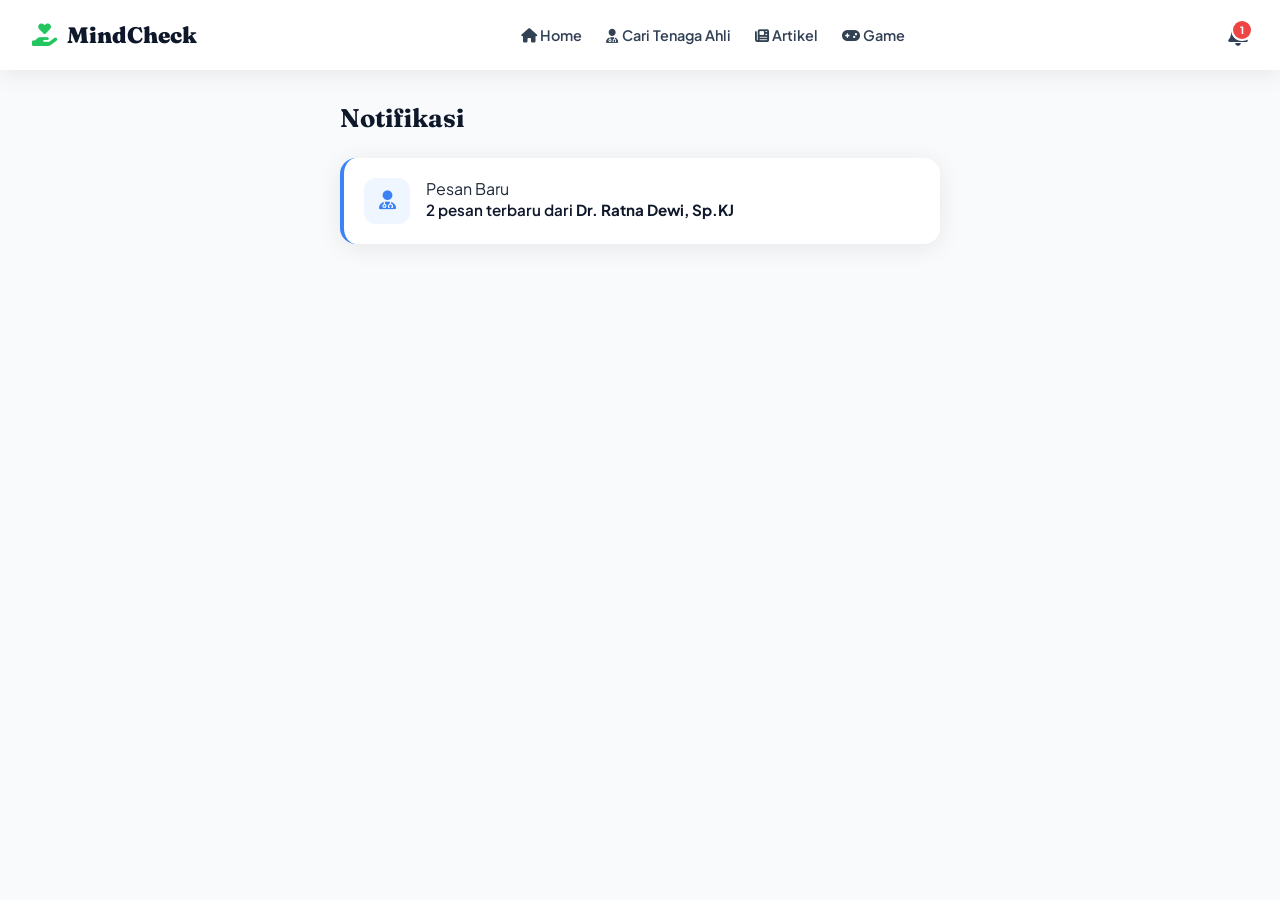
<file: files - Copy/notif.html>
<!DOCTYPE html>
<html lang="id" data-theme="light">

<head>
    <meta charset="UTF-8">
    <meta name="viewport" content="width=device-width, initial-scale=1.0">
    <title>MindCheck Indonesia — Feedback System</title>

    <link rel="preconnect" href="https://fonts.googleapis.com">
    <link rel="preconnect" href="https://fonts.gstatic.com" crossorigin>
    <link
        href="https://fonts.googleapis.com/css2?family=Plus+Jakarta+Sans:wght@400;500;600;700;800&family=Fraunces:wght@900&display=swap"
        rel="stylesheet">
    <link rel="stylesheet" href="https://cdnjs.cloudflare.com/ajax/libs/font-awesome/6.5.1/css/all.min.css">

    <style>
        :root {
            --green: #22c55e;
            --green-dark: #16a34a;
            --green-light: #dcfce7;
            --navy: #0f172a;
            --dark: #1e293b;
            --mid: #334155;
            --light: #f8fafc;
            --white: #ffffff;
            --gray: #94a3b8;
            --gray-light: #e2e8f0;
            --danger: #ef4444;
            --shadow: 0 4px 24px rgba(0, 0, 0, 0.08);
            --radius: 16px;
            --radius-sm: 10px;
            --transition: 0.3s cubic-bezier(0.4, 0, 0.2, 1);
            --font: 'Plus Jakarta Sans', sans-serif;
            --font-display: 'Fraunces', serif;
        }

        body {
            font-family: var(--font);
            background: var(--light);
            color: var(--dark);
            margin: 0;
        }

        /* NAVBAR */
        .nav-menu {
            display: flex;
            gap: 1.5rem;
            align-items: center;
        }

        .nav-link {
            font-size: 0.9rem;
            font-weight: 600;
            color: var(--mid);
            text-decoration: none;
            position: relative;
            transition: var(--transition);
        }

        .nav-link:hover {
            color: var(--green-dark);
        }

        .nav-link::after {
            content: "";
            position: absolute;
            left: 0;
            bottom: -6px;
            width: 0%;
            height: 2px;
            background: var(--green);
            transition: var(--transition);
        }

        .nav-link:hover::after {
            width: 100%;
        }

        .navbar {
            display: flex;
            align-items: center;
            justify-content: space-between;
            padding: 0 2rem;
            height: 70px;
            background: var(--white);
            box-shadow: var(--shadow);
            position: sticky;
            top: 0;
            z-index: 100;
        }

        .nav-logo {
            display: flex;
            align-items: center;
            gap: 10px;
            font-family: var(--font-display);
            font-size: 1.4rem;
            font-weight: 900;
            color: var(--navy);
            text-decoration: none;
        }

        .nav-right {
            position: relative;
            cursor: pointer;
        }

        .nav-bell {
            font-size: 1.4rem;
            color: var(--mid);
        }

        .badge {
            position: absolute;
            top: -5px;
            right: -5px;
            background: var(--danger);
            color: white;
            font-size: 10px;
            font-weight: 800;
            width: 18px;
            height: 18px;
            border-radius: 50%;
            display: flex;
            align-items: center;
            justify-content: center;
            border: 2px solid var(--white);
        }

        /* CONTAINER */
        .container {
            max-width: 600px;
            margin: 2rem auto;
            padding: 0 1rem;
        }

        .section-header h2 {
            font-family: var(--font-display);
            font-size: 1.6rem;
            color: var(--navy);
            margin-bottom: 1.5rem;
        }

        .notif-item {
            background: var(--white);
            border-radius: var(--radius);
            padding: 1.25rem;
            margin-bottom: 1rem;
            box-shadow: var(--shadow);
            display: flex;
            gap: 1rem;
            animation: slideUp 0.5s ease forwards;
            border-left: 4px solid transparent;
        }

        @keyframes slideUp {
            from {
                opacity: 0;
                transform: translateY(20px);
            }

            to {
                opacity: 1;
                transform: translateY(0);
            }
        }

        .notif-icon {
            width: 46px;
            height: 46px;
            border-radius: 12px;
            display: flex;
            align-items: center;
            justify-content: center;
            font-size: 1.2rem;
            flex-shrink: 0;
        }

        .type-msg {
            border-left-color: #3b82f6;
        }

        .type-msg .notif-icon {
            background: #eff6ff;
            color: #3b82f6;
        }

        .type-approve {
            border-left-color: var(--green);
        }

        .type-approve .notif-icon {
            background: var(--green-light);
            color: var(--green-dark);
        }

        .type-rate {
            border-left-color: #f97316;
        }

        .type-rate .notif-icon {
            background: #fff7ed;
            color: #f97316;
        }

        .notif-body {
            flex: 1;
        }

        .notif-title {
            font-weight: 800;
            font-size: 0.75rem;
            text-transform: uppercase;
            color: var(--gray);
            margin-bottom: 4px;
            display: block;
        }

        .notif-text {
            font-size: 0.95rem;
            font-weight: 600;
            color: var(--navy);
            line-height: 1.5;
            margin: 0;
        }

        /* FEEDBACK SECTIONS */
        .feedback-area {
            margin-top: 15px;
            padding-top: 15px;
            border-top: 1px dashed var(--gray-light);
        }

        .star-row {
            display: flex;
            gap: 8px;
            margin-bottom: 12px;
        }

        .star-row i {
            font-size: 1.5rem;
            color: var(--gray-light);
            cursor: pointer;
            transition: 0.2s;
        }

        .star-row i.active {
            color: #fbbf24;
        }

        .feedback-input {
            width: 100%;
            background: var(--light);
            border: 1px solid var(--gray-light);
            border-radius: var(--radius-sm);
            padding: 12px;
            font-family: var(--font);
            font-size: 0.85rem;
            resize: none;
            outline: none;
            margin-bottom: 10px;
            box-sizing: border-box;
        }

        .btn-group {
            display: flex;
            gap: 10px;
        }

        .btn-send {
            background: var(--navy);
            color: white;
            border: none;
            padding: 10px 20px;
            border-radius: 50px;
            font-weight: 700;
            font-size: 0.85rem;
            cursor: pointer;
        }

        .btn-skip {
            background: transparent;
            color: var(--gray);
            border: 1px solid var(--gray-light);
            padding: 10px 20px;
            border-radius: 50px;
            font-weight: 600;
            font-size: 0.85rem;
            cursor: pointer;
        }

        .btn-send:hover {
            background: var(--green-dark);
        }

        .btn-skip:hover {
            background: var(--gray-light);
            color: var(--dark);
        }

        .status-msg {
            display: none;
            text-align: center;
            padding: 10px 0;
            animation: fadeIn 0.4s ease;
        }

        .status-msg i {
            color: var(--green);
            font-size: 1.8rem;
            margin-bottom: 5px;
        }

        .status-msg p {
            font-weight: 700;
            color: var(--green-dark);
            margin: 0;
        }

        .system-offer {
            display: none;
            background: #f0fdf4;
            border-radius: var(--radius-sm);
            padding: 15px;
            margin-top: 10px;
            border: 1px solid #bbf7d0;
        }

        .system-offer h5 {
            margin: 0 0 5px 0;
            font-size: 0.9rem;
            color: var(--navy);
        }

        .system-offer p {
            margin: 0 0 12px 0;
            font-size: 0.8rem;
            color: var(--mid);
        }

        @keyframes fadeIn {
            from {
                opacity: 0;
            }

            to {
                opacity: 1;
            }
        }
    </style>
</head>

<body>

    <nav class="navbar">
        <a href="#" class="nav-logo">
            <i class="fa-solid fa-hand-holding-heart" style="color: var(--green);"></i>
            <span>MindCheck</span>
        </a>

        <div class="nav-menu">
            <a href="index.html" class="nav-link">
                <i class="fa-solid fa-home"></i>
                <span>Home</span>
            </a>

            <a href="maps.html" class="nav-link">
                <i class="fa-solid fa-user-doctor"></i>
                <span>Cari Tenaga Ahli</span>
            </a>

            <a href="article.html" class="nav-link">
                <i class="fa-solid fa-newspaper"></i>
                <span>Artikel</span>
            </a>

            <a href="profiles.html" class="nav-link">
                <i class="fa-solid fa-gamepad"></i>
                <span>Game</span>
            </a>
        </div>

        <div class="nav-right">
            <i class="fa-solid fa-bell nav-bell"></i>
            <div class="badge" id="main-badge">0</div>
        </div>
    </nav>
    <main class="container">
        <div class="section-header">
            <h2>Notifikasi</h2>
        </div>
        <div id="notif-list"></div>
    </main>

    <script>
        const notifList = document.getElementById('notif-list');
        const mainBadge = document.getElementById('main-badge');
        let badgeCount = 0;

        const dummyData = [
            { type: 'type-msg', icon: 'fa-user-doctor', label: 'Pesan Baru', text: '2 pesan terbaru dari <strong>Dr. Ratna Dewi, Sp.KJ</strong>' },
            { type: 'type-approve', icon: 'fa-calendar-check', label: 'Permohonan Disetujui', text: 'Ajuan Anda disetujui untuk menindaklanjuti, pertemuan secara langsung.' },
            { type: 'type-rate', icon: 'fa-comment-medical', label: 'Sesi Selesai', text: 'Sesi chat online telah berakhir, ingin berikan rating?', hasRating: true }
        ];

        function pushNotif(data) {
            const card = document.createElement('div');
            card.className = `notif-item ${data.type}`;

            let ratingHTML = '';
            if (data.hasRating) {
                ratingHTML = `
                    <div class="feedback-area" id="doctor-feedback-form">
                        <div class="star-row">
                            <i class="fa-solid fa-star" onclick="handleStar(1)"></i>
                            <i class="fa-solid fa-star" onclick="handleStar(2)"></i>
                            <i class="fa-solid fa-star" onclick="handleStar(3)"></i>
                            <i class="fa-solid fa-star" onclick="handleStar(4)"></i>
                            <i class="fa-solid fa-star" onclick="handleStar(5)"></i>
                        </div>
                        <textarea class="feedback-input" id="doc-text" rows="2" placeholder="Tulis masukan untuk dokter..."></textarea>
                        <button class="btn-send" onclick="submitDocRating()">Kirim Penilaian</button>
                    </div>

                    <div class="status-msg" id="doc-success">
                        <i class="fa-solid fa-circle-check"></i>
                        <p>Rating Dokter Terkirim!</p>
                    </div>

                    
                    <div class="system-offer" id="system-feedback-area">
                        <h5>Bantu Kami Berkembang</h5>
                        <p>Bagaimana pengalaman Anda menggunakan aplikasi MindCheck hari ini?</p>
                        <textarea class="feedback-input" id="sys-text" rows="2" placeholder="Saran untuk aplikasi..."></textarea>
                        <div class="btn-group">
                            <button class="btn-send" onclick="submitSysRating()">Kirim Saran</button>
                            <button class="btn-skip" onclick="closeSystemFeedback()">Mungkin Nanti</button>
                        </div>
                    </div>

                    <div class="status-msg" id="final-success">
                        <i class="fa-solid fa-heart-pulse"></i>
                        <p>Terima kasih atas dukungannya!</p>
                    </div>
                `;
            }

            card.innerHTML = `
                <div class="notif-icon"><i class="fa-solid ${data.icon}"></i></div>
                <div class="notif-body">
                    <span class="notif-label">${data.label}</span>
                    <p class="notif-text">${data.text}</p>
                    ${ratingHTML}
                </div>
            `;
            notifList.prepend(card);
            badgeCount++;
            mainBadge.innerText = badgeCount;
        }

        let idx = 0;
        const interval = setInterval(() => {
            if (idx < dummyData.length) { pushNotif(dummyData[idx]); idx++; }
            else { clearInterval(interval); }
        }, 1000);

        function handleStar(n) {
            const stars = document.querySelectorAll('.star-row i');
            stars.forEach((s, i) => i < n ? s.classList.add('active') : s.classList.remove('active'));
            window.docScore = n;
        }

        function submitDocRating() {
            if (!window.docScore) return alert("Pilih bintang dulu.");

            document.getElementById('doctor-feedback-form').style.display = 'none';
            const docSuccess = document.getElementById('doc-success');
            docSuccess.style.display = 'block';

            setTimeout(() => {
                docSuccess.style.display = 'none';
                document.getElementById('system-feedback-area').style.display = 'block';
            }, 1500);
        }

        function submitSysRating() {
            document.getElementById('system-feedback-area').style.display = 'none';
            document.getElementById('final-success').style.display = 'block';
        }

        function closeSystemFeedback() {
            const area = document.getElementById('system-feedback-area');
            area.style.opacity = '0';
            setTimeout(() => area.style.display = 'none', 300);
        }
    </script>
</body>

</html>
</file>
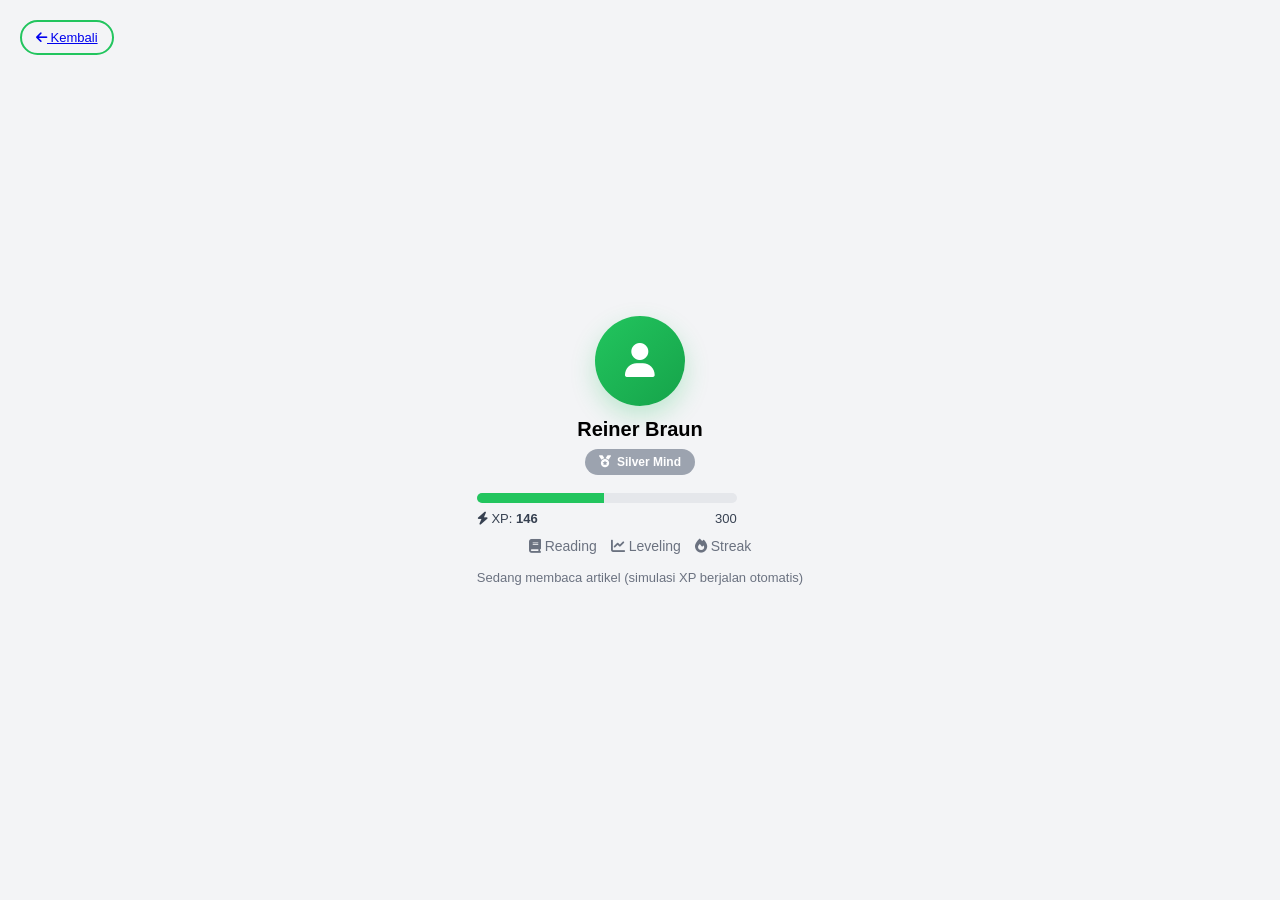
<file: files - Copy/profiles.html>
<!DOCTYPE html>
<html lang="id">

<head>
    <meta charset="UTF-8">
    <title>Profile MindCheck</title>

    <link rel="preconnect" href="https://cdnjs.cloudflare.com">
    <link rel="stylesheet" href="https://cdnjs.cloudflare.com/ajax/libs/font-awesome/6.5.0/css/all.min.css">

    <style>
        body {
            margin: 0;
            height: 100vh;
            display: flex;
            align-items: center;
            justify-content: center;
            background: #f3f4f6;
            font-family: Arial, sans-serif;
        }

        .back-btn {
            position: absolute;
            top: 20px;
            left: 20px;
            padding: 8px 14px;
            border-radius: 999px;
            border: 2px solid #22c55e;
            background: transparent;
            color: #22c55e;
            font-size: 13px;
            cursor: pointer;
            display: flex;
            align-items: center;
            gap: 6px;
            transition: 0.2s;
        }

        .back-btn:hover {
            background: #22c55e;
            color: white;
        }

        .card {
            text-align: center;
        }

        .avatar {
            width: 90px;
            height: 90px;
            border-radius: 50%;
            margin: auto;
            background: linear-gradient(135deg, #22c55e, #16a34a);
            display: flex;
            align-items: center;
            justify-content: center;
            color: white;
            font-size: 34px;
            box-shadow: 0 10px 25px rgba(34, 197, 94, 0.25);
        }

        .name {
            margin-top: 12px;
            font-size: 20px;
            font-weight: bold;
        }

        .badge {
            margin-top: 8px;
            display: inline-flex;
            align-items: center;
            gap: 6px;
            padding: 6px 14px;
            border-radius: 999px;
            font-size: 12px;
            color: white;
            font-weight: 600;
        }

        .bronze {
            background: #cd7f32;
        }

        .silver {
            background: #9ca3af;
        }

        .gold {
            background: #fbbf24;
        }

        .xp {
            margin-top: 18px;
            width: 260px;
        }

        .bar {
            height: 10px;
            background: #e5e7eb;
            border-radius: 999px;
            overflow: hidden;
        }

        .fill {
            height: 100%;
            width: 0%;
            background: #22c55e;
            transition: 0.4s;
        }

        .stats {
            margin-top: 8px;
            font-size: 13px;
            color: #374151;
            display: flex;
            justify-content: space-between;
        }

        .icon-row {
            margin-top: 12px;
            display: flex;
            justify-content: center;
            gap: 14px;
            color: #6b7280;
            font-size: 14px;
        }

        .reading {
            margin-top: 16px;
            font-size: 13px;
            color: #6b7280;
        }
    </style>
</head>

<body>

    <button class="back-btn">
        <a href="index.html">
            <i class="fa fa-arrow-left"></i>
            Kembali
        </a>

    </button>

    <div class="card">

        <div class="avatar">
            <i class="fa fa-user"></i>
        </div>

        <div class="name">Reiner Braun</div>

        <div id="badge" class="badge bronze">
            <i class="fa fa-medal"></i> Bronze Mind
        </div>

        <div class="xp">
            <div class="bar">
                <div class="fill" id="xpBar"></div>
            </div>

            <div class="stats">
                <span><i class="fa fa-bolt"></i> XP: <b id="xp">0</b></span>
                <span>300</span>
            </div>
        </div>

        <div class="icon-row">
            <span><i class="fa fa-book"></i> Reading</span>
            <span><i class="fa fa-chart-line"></i> Leveling</span>
            <span><i class="fa fa-fire"></i> Streak</span>
        </div>

        <div class="reading">
            Sedang membaca artikel (simulasi XP berjalan otomatis)
        </div>

    </div>
    <script>
        let xp = 0;
        const targetXP = 300;

        const duration = 5000;
        const steps = 50;
        const intervalTime = duration / steps;

        const increment = targetXP / steps;

        function update() {
            document.getElementById("xp").innerText = Math.floor(xp);

            let percent = (xp / targetXP) * 100;
            if (percent > 100) percent = 100;

            document.getElementById("xpBar").style.width = percent + "%";

            const badge = document.getElementById("badge");

            if (xp >= 200) {
                badge.className = "badge gold";
                badge.innerHTML = '<i class="fa fa-medal"></i> Gold Mind';
            } else if (xp >= 100) {
                badge.className = "badge silver";
                badge.innerHTML = '<i class="fa fa-medal"></i> Silver Mind';
            } else {
                badge.className = "badge bronze";
                badge.innerHTML = '<i class="fa fa-medal"></i> Bronze Mind';
            }
        }

        let currentStep = 0;

        const timer = setInterval(() => {
            currentStep++;

            const progress = currentStep / steps;
            const eased = 1 - Math.pow(1 - progress, 3);

            xp = eased * targetXP;

            update();

            if (currentStep >= steps) {
                clearInterval(timer);
                xp = targetXP;
                update();
            }

        }, intervalTime);

        update();
    </script>

</body>

</html>
</file>
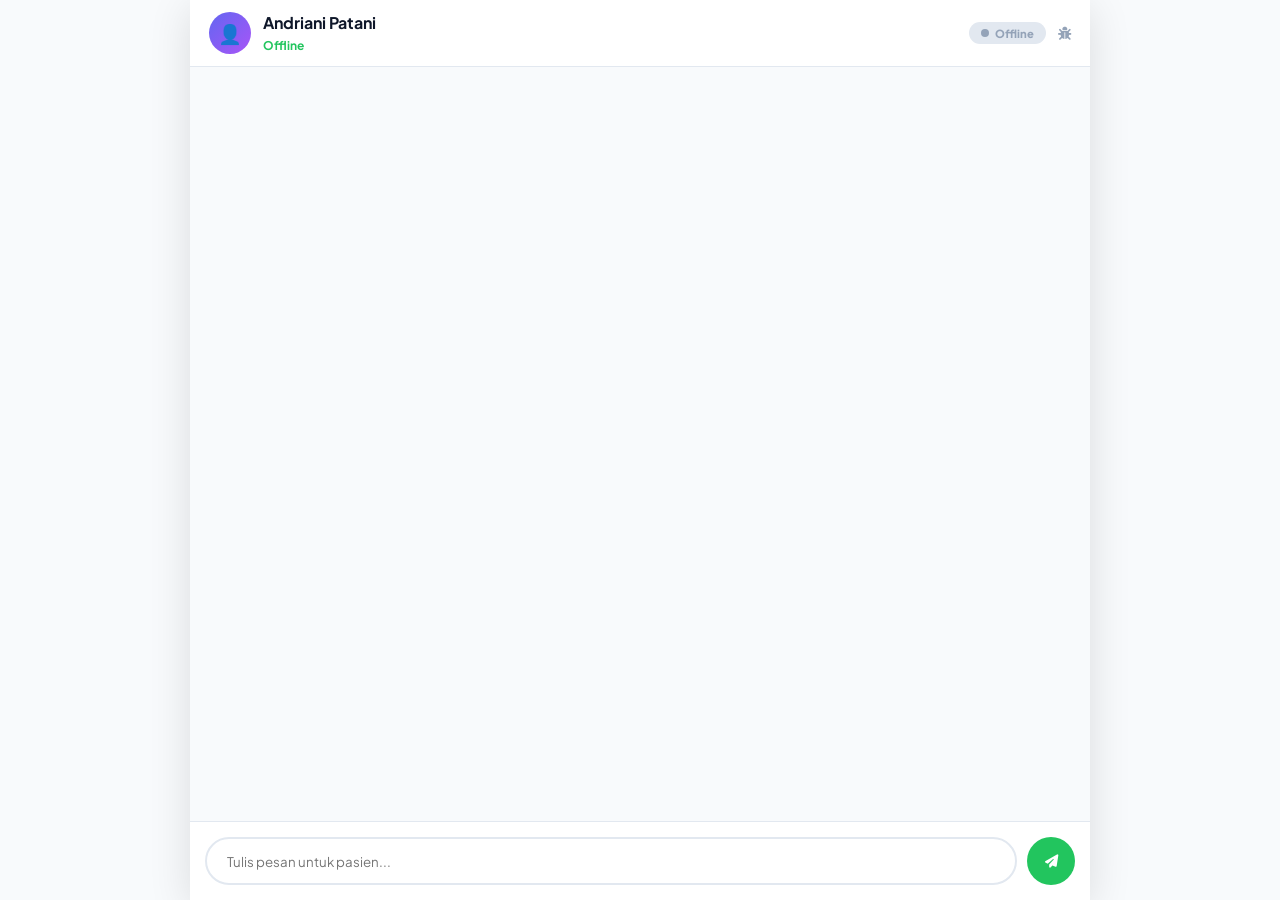
<file: files - Copy/user-chat.html>
<!DOCTYPE html>
<html lang="id" data-theme="light">

<head>
    <meta charset="UTF-8">
    <meta name="viewport" content="width=device-width, initial-scale=1.0">
    <title>MindCheck Indonesia — Chat Pasien</title>
    <link rel="preconnect" href="https://fonts.googleapis.com">
    <link rel="preconnect" href="https://fonts.gstatic.com" crossorigin>
    <link
        href="https://fonts.googleapis.com/css2?family=Fraunces:opsz,wght@9..144,700;9..144,900&family=Plus+Jakarta+Sans:wght@400;500;600;700;800&display=swap"
        rel="stylesheet">
    <link rel="stylesheet" href="https://cdnjs.cloudflare.com/ajax/libs/font-awesome/6.5.1/css/all.min.css">
    <style>
        :root {
            --green: #22c55e;
            --green-dark: #16a34a;
            --green-light: #dcfce7;
            --teal: #0d9488;
            --navy: #0f172a;
            --dark: #1e293b;
            --mid: #334155;
            --light: #f8fafc;
            --white: #ffffff;
            --gray: #94a3b8;
            --gray-light: #e2e8f0;
            --danger: #ef4444;
            --shadow-lg: 0 8px 40px rgba(0, 0, 0, 0.12);
            --transition: 0.3s cubic-bezier(0.4, 0, 0.2, 1);
            --font: 'Plus Jakarta Sans', sans-serif;
        }

        [data-theme="dark"] {
            --navy: #f0f9ff;
            --dark: #e2e8f0;
            --light: #0f172a;
            --white: #1e293b;
            --gray-light: #334155;
        }

        * {
            box-sizing: border-box;
            margin: 0;
            padding: 0;
        }

        body {
            font-family: var(--font);
            background: var(--light);
            height: 100vh;
            display: flex;
            justify-content: center;
        }

        .chat-full-container {
            display: flex;
            flex-direction: column;
            height: 100vh;
            max-width: 900px;
            width: 100%;
            background: var(--white);
            box-shadow: var(--shadow-lg);
        }

        .chat-header {
            padding: 12px 1.2rem;
            display: flex;
            align-items: center;
            gap: 12px;
            border-bottom: 1px solid var(--gray-light);
            flex-shrink: 0;
        }

        .chat-avatar {
            width: 42px;
            height: 42px;
            border-radius: 50%;
            display: flex;
            align-items: center;
            justify-content: center;
            font-size: 1.2rem;
            color: white;
            background: var(--green);
        }

        .chat-header-info {
            flex: 1;
        }

        .chat-header-info h4 {
            font-size: 1rem;
            color: var(--navy);
        }

        .chat-header-info span {
            font-size: 0.75rem;
            color: var(--green);
            font-weight: 700;
        }

        .ws-indicator {
            display: flex;
            align-items: center;
            gap: 6px;
            padding: 4px 12px;
            border-radius: 20px;
            font-size: 0.7rem;
            font-weight: 800;
            background: var(--gray-light);
            color: var(--gray);
        }

        .ws-indicator.connected {
            background: var(--green-light);
            color: var(--green-dark);
        }

        .ws-dot {
            width: 8px;
            height: 8px;
            border-radius: 50%;
            background: currentColor;
        }

        .chat-messages {
            flex: 1;
            overflow-y: auto;
            padding: 1.5rem;
            display: flex;
            flex-direction: column;
            gap: 12px;
            background: var(--light);
        }

        .msg-row {
            display: flex;
            gap: 10px;
            max-width: 80%;
            animation: slideUp 0.3s ease;
        }

        .msg-row.sent {
            align-self: flex-end;
            flex-direction: row-reverse;
        }

        .msg-row.received {
            align-self: flex-start;
        }

        .msg-bubble {
            padding: 12px 16px;
            border-radius: 18px;
            font-size: 0.92rem;
            line-height: 1.5;
        }

        .sent .msg-bubble {
            background: linear-gradient(135deg, var(--green), var(--teal));
            color: white;
            border-bottom-right-radius: 4px;
        }

        .received .msg-bubble {
            background: var(--white);
            color: var(--dark);
            border-bottom-left-radius: 4px;
            box-shadow: 0 2px 5px rgba(0, 0, 0, 0.05);
        }

        .msg-time {
            font-size: 0.65rem;
            color: var(--gray);
            margin-top: 4px;
            padding: 0 5px;
        }

        .sent .msg-time {
            text-align: right;
        }

        .msg-system {
            align-self: center;
            background: var(--gray-light);
            color: var(--mid);
            padding: 4px 15px;
            border-radius: 20px;
            font-size: 0.75rem;
            margin: 10px 0;
        }

        .chat-input-bar {
            padding: 15px;
            display: flex;
            gap: 10px;
            border-top: 1px solid var(--gray-light);
        }

        .chat-input-bar input {
            flex: 1;
            padding: 12px 20px;
            border-radius: 30px;
            border: 2px solid var(--gray-light);
            outline: none;
            font-family: inherit;
            transition: var(--transition);
        }

        .chat-input-bar input:focus {
            border-color: var(--green);
        }

        .btn-send {
            width: 48px;
            height: 48px;
            border-radius: 50%;
            background: var(--green);
            color: white;
            border: none;
            cursor: pointer;
            transition: 0.2s;
        }

        .btn-send:hover {
            transform: scale(1.1);
            background: var(--green-dark);
        }

        .debug-panel {
            background: #000;
            color: #0f0;
            font-family: monospace;
            font-size: 0.7rem;
            padding: 10px;
            max-height: 150px;
            overflow-y: auto;
            display: none;
        }

        @keyframes slideUp {
            from {
                opacity: 0;
                transform: translateY(10px);
            }

            to {
                opacity: 1;
                transform: translateY(0);
            }
        }
    </style>
</head>

<body>
    <div class="chat-full-container">
        <div class="chat-header">
            <div class="chat-avatar" id="patientAvatar">👤</div>
            <div class="chat-header-info">
                <h4 id="patientName">Memuat...</h4>
                <span id="patientStatus">Menghubungkan...</span>
            </div>
            <div class="ws-indicator" id="wsIndicator">
                <div class="ws-dot"></div>
                <span id="wsLabel">Offline</span>
            </div>
            <button class="btn-icon" onclick="toggleDebug()"
                style="background:none; border:none; cursor:pointer; color:var(--gray)">
                <i class="fa-solid fa-bug"></i>
            </button>
        </div>

        <div class="debug-panel" id="debugPanel"></div>

        <div class="chat-messages" id="chatMessagesContainer">

        </div>

        <div class="chat-input-bar">
            <input type="text" id="chatInput" placeholder="Tulis pesan untuk pasien..." autocomplete="off">
            <button class="btn-send" onclick="handleSendMessage()">
                <i class="fa-solid fa-paper-plane"></i>
            </button>
        </div>
    </div>
    <script>
        const WS_URL = 'ws://localhost:5050/ws';

        const urlParams = new URLSearchParams(window.location.search);
        const doctorId = urlParams.get('dokter');

        const allDoctors = JSON.parse(localStorage.getItem('mindcheck_all_doctors') || '[]');
        const doctor = allDoctors.find(d => d.id == doctorId);

        const PATIENT_DATA = {
            id: 1,
            name: "Andriani Patani",
            avatar: "👤",
            color: "linear-gradient(135deg, #6366f1, #a855f7)"
        };

        let ws = null;

        const processedMessageIds = new Set();

        function generateMessageId(payload, direction = 'in') {
            const base = payload?.messageId
                || payload?.id
                || payload?.timestamp
                || payload?.data?.timestamp
                || (payload?.text || payload?.message || '') + direction;

            return btoa(unescape(encodeURIComponent(String(base))));
        }

        function isSystemMessage(text = '') {
            const lower = text.toLowerCase();
            return [
                'connected',
                'disconnected',
                'client',
                'joined',
                'left',
                'subscribed',
                'message received',
                'ws:',
                'room'
            ].some(k => lower.includes(k));
        }

        function init() {
            document.getElementById('patientName').textContent = PATIENT_DATA.name;
            document.getElementById('patientAvatar').style.background = PATIENT_DATA.color;

            updateWsUI('offline', 'Offline');

            initWebSocket();

            document.getElementById('chatInput').addEventListener('keypress', (e) => {
                if (e.key === 'Enter') handleSendMessage();
            });
        }

        function initWebSocket() {
            ws = new WebSocket(WS_URL);

            updateWsUI('offline', 'Menghubungkan...');

            ws.onopen = () => {
                updateWsUI('connected', 'Online');

                ws.send(JSON.stringify({
                    type: 'join',
                    senderRole: 'doctor',
                    patientId: PATIENT_DATA.id
                }));
            };

            ws.onclose = () => {
                updateWsUI('offline', 'Offline');
                setTimeout(initWebSocket, 3000);
            };

            ws.onerror = () => {
                updateWsUI('offline', 'Error');
            };

            ws.onmessage = (event) => {
                let data = event.data;

                try {
                    if (typeof data === 'string') {
                        data = JSON.parse(data);
                        if (typeof data === 'string') {
                            data = JSON.parse(data);
                        }
                    }
                } catch {
                    data = { text: event.data };
                }

                processIncomingPayload(data);
            };
        }

        function updateWsUI(state, label) {
            const el = document.getElementById('wsIndicator');
            const lb = document.getElementById('wsLabel');
            const status = document.getElementById('patientStatus');

            el.className = 'ws-indicator ' + state;
            lb.textContent = label;

            if (status) status.textContent = label;
        }

        function processIncomingPayload(data) {
            let text =
                data?.data?.data?.text ||
                data?.data?.text ||
                data?.message ||
                data?.text;

            if (!text) return;

            if (isSystemMessage(text)) return;

            const messageId =
                data?.data?.data?.messageId ||
                data?.data?.messageId ||
                data?.messageId;

            if (messageId) {
                if (processedMessageIds.has(messageId)) return;
                processedMessageIds.add(messageId);
            } else {
                if (processedMessageIds.has(text)) return;
                processedMessageIds.add(text);
            }

            addMessageToUI('received', text);
        }

        function handleSendMessage() {
            const input = document.getElementById('chatInput');
            const text = input.value.trim();
            if (!text) return;

            const timestamp = Date.now();
            const messageId = generateMessageId({ text, timestamp }, 'out');

            processedMessageIds.add(messageId);

            addMessageToUI('sent', text);

            const payload = {
                type: 'chat',
                senderRole: 'doctor',
                senderId: 'self',
                patientId: PATIENT_DATA.id,
                messageId,
                message: text,
                timestamp,
                data: {
                    text,
                    senderId: 'self',
                    senderName: 'Doctor'
                }
            };

            if (ws && ws.readyState === WebSocket.OPEN) {
                ws.send(JSON.stringify(payload));
            }

            sendViaHttp(text, timestamp);

            input.value = '';
            input.focus();
        }

        async function sendViaHttp(text, timestamp) {
            try {
                await fetch('http://localhost:5050/send-notif', {
                    method: 'POST',
                    headers: { 'Content-Type': 'application/json' },
                    body: JSON.stringify({
                        type: 'chat',
                        event: 'new_message',
                        message: text,
                        data: {
                            senderId: 'doctor',
                            patientId: PATIENT_DATA.id,
                            text,
                            timestamp
                        }
                    })
                });
            } catch (e) { }
        }

        function addMessageToUI(type, text) {
            const container = document.getElementById('chatMessagesContainer');
            const time = new Date().toLocaleTimeString([], {
                hour: '2-digit',
                minute: '2-digit'
            });

            const html = `
        <div class="msg-row ${type}">
            ${type === 'received'
                    ? `<div class="chat-avatar" style="width:30px;height:30px;font-size:0.8rem;background:${PATIENT_DATA.color}">
                        ${PATIENT_DATA.avatar}
                    </div>`
                    : ''
                }
            <div>
                <div class="msg-bubble">${escapeHtml(text)}</div>
                <div class="msg-time">${time}</div>
            </div>
        </div>
        `;

            container.insertAdjacentHTML('beforeend', html);
            container.scrollTop = container.scrollHeight;
        }

        function escapeHtml(text) {
            const div = document.createElement('div');
            div.textContent = text;
            return div.innerHTML;
        }

        init();
    </script>
</body>

</html>
</file>
